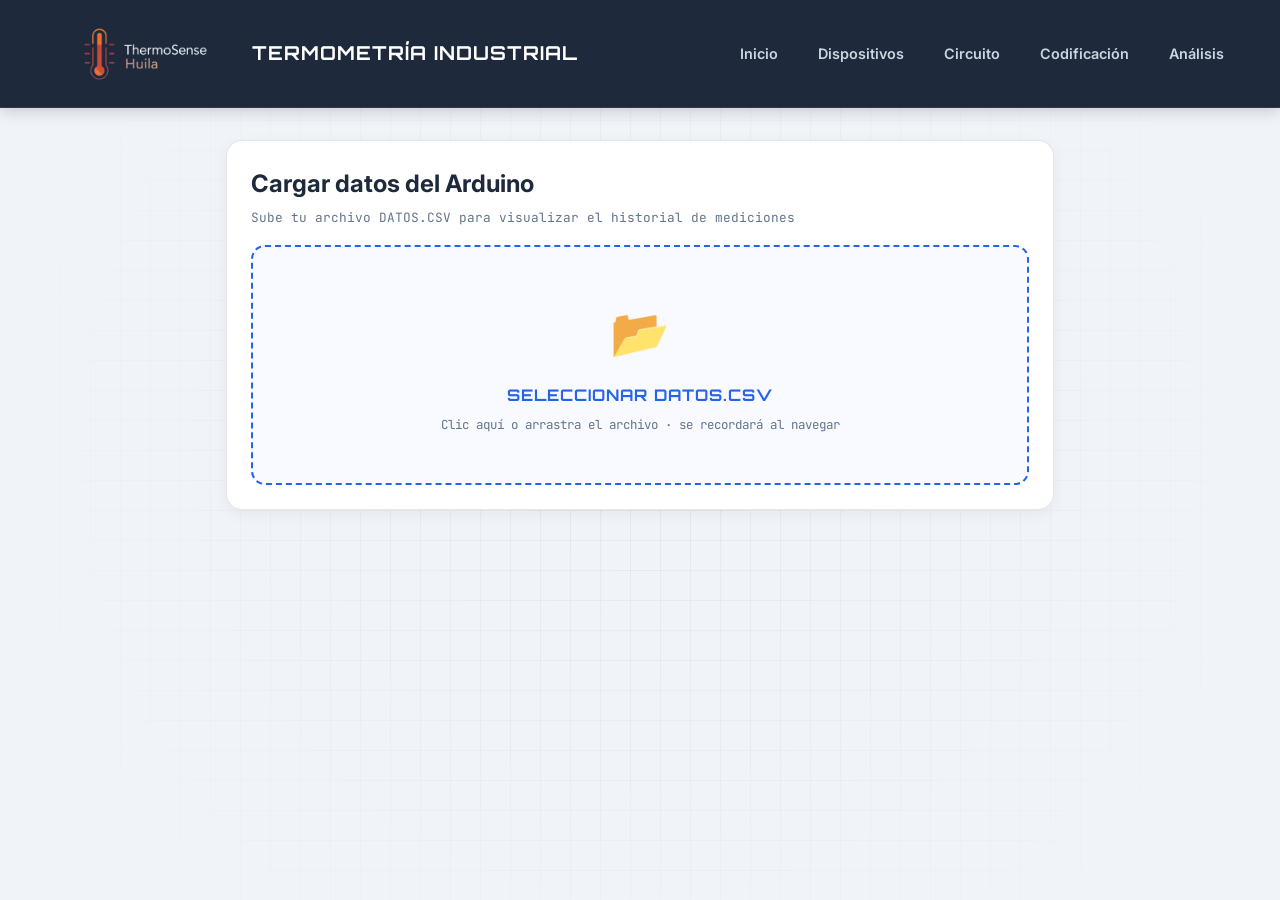
<file: index.html>
<!DOCTYPE html>
<html lang="es">
<head>
    <meta charset="UTF-8">
    <meta name="viewport" content="width=device-width, initial-scale=1.0">
    <title>MONITOR - MAX6675</title>
    <link rel="stylesheet" href="styles.css">
    <link rel="icon" type="image/png" href="img/LOGUITO.png">
    <link href="https://fonts.googleapis.com/css2?family=Inter:wght@400;600&family=JetBrains+Mono:wght@400;700&family=Orbitron:wght@700&display=swap" rel="stylesheet">
    <style>
        .inicio-wrap {
            max-width: 860px;
            margin: 2rem auto;
            padding: 0 1rem;
        }
        .zona-carga {
            border: 2px dashed #2563eb;
            border-radius: 14px;
            padding: 3rem 1.5rem;
            text-align: center;
            cursor: pointer;
            background: rgba(37,99,235,0.03);
            transition: all 0.2s ease;
            position: relative;
        }
        .zona-carga:hover { background: rgba(37,99,235,0.07); transform: translateY(-2px); }
        .zona-carga input { position: absolute; inset: 0; opacity: 0; cursor: pointer; width: 100%; height: 100%; }
        .zona-carga .icono { font-size: 3rem; display: block; margin-bottom: 0.75rem; }
        .zona-carga .titulo { font-family: 'Orbitron', sans-serif; font-size: 1rem; font-weight: 700; color: #2563eb; letter-spacing: 1px; }
        .zona-carga .sub { font-family: 'JetBrains Mono', monospace; font-size: 0.78rem; color: #64748b; margin-top: 0.4rem; }
        #panelDatos { display: none; }
        .temp-grande { font-family: 'Orbitron', sans-serif; font-size: clamp(3.5rem, 12vw, 5.5rem); font-weight: 700; color: #2563eb; text-align: center; margin: 0.5rem 0 0.2rem; line-height: 1; }
        .estado-texto { display: block; text-align: center; font-family: 'JetBrains Mono', monospace; font-size: 0.82rem; font-weight: 700; text-transform: uppercase; letter-spacing: 1px; padding: 0.4rem 1.2rem; border-radius: 20px; background: #f0f4f8; border: 1px solid rgba(15,23,42,0.1); width: fit-content; margin: 0 auto 0.3rem; }
        .ultima-hora { display: block; text-align: center; font-family: 'JetBrains Mono', monospace; font-size: 0.72rem; color: #64748b; margin-bottom: 1.25rem; }
        .grafica-wrap { background: #f0f4f8; border: 1px dashed rgba(15,23,42,0.1); border-radius: 12px; padding: 12px; margin-bottom: 1.25rem; }
        #grafica { display: block; width: 100% !important; height: 220px; }
        .chips { display: grid; grid-template-columns: repeat(4, 1fr); gap: 10px; margin-bottom: 1.5rem; }
        .chip { background: #f0f4f8; border: 1px solid rgba(15,23,42,0.1); border-radius: 10px; padding: 0.75rem 0.4rem; text-align: center; }
        .chip-label { font-size: 0.62rem; color: #64748b; font-family: 'JetBrains Mono', monospace; text-transform: uppercase; letter-spacing: 0.5px; }
        .chip-val { font-family: 'Orbitron', sans-serif; font-size: 0.9rem; font-weight: 700; margin-top: 4px; display: block; }
        .botones-row { display: flex; gap: 10px; align-items: center; justify-content: space-between; flex-wrap: wrap; margin-bottom: 1.5rem; }
        .titulo-dia { font-family: 'Orbitron', sans-serif; font-size: 0.78rem; color: #64748b; }
        .btn-analisis { display: inline-flex; align-items: center; gap: 8px; background: #2563eb; color: #fff; text-decoration: none; font-family: 'Orbitron', sans-serif; font-size: 0.8rem; font-weight: 700; letter-spacing: 1px; padding: 0.7rem 1.4rem; border-radius: 10px; border: none; cursor: pointer; box-shadow: 0 4px 14px rgba(37,99,235,0.3); transition: all 0.2s; }
        .btn-analisis:hover { background: #1d4ed8; transform: translateY(-1px); }
        .btn-cambiar { background: none; border: 1px solid rgba(15,23,42,0.15); color: #64748b; font-family: 'JetBrains Mono', monospace; font-size: 0.72rem; padding: 0.38rem 0.9rem; border-radius: 8px; cursor: pointer; transition: all 0.2s; }
        .btn-cambiar:hover { border-color: #2563eb; color: #2563eb; }
        @media (max-width: 580px) { .chips { grid-template-columns: repeat(2, 1fr); } }
    </style>
</head>
<body>
    <div class="background-grid"></div>

    <header class="main-header">
        <div class="header-content">
            <div class="logo-section">
                <img src="img/LOGO2.png" alt="TermosenseLogo" class="header-logo">
                <h1 class="site-title">TERMOMETRÍA INDUSTRIAL</h1>
            </div>
            <nav class="main-nav">
                <a href="inicio.html"       class="nav-link">Inicio</a>
                <a href="dispositivos.html" class="nav-link">Dispositivos</a>
                <a href="circuito.html"     class="nav-link">Circuito</a>
                <a href="codificacion.html" class="nav-link">Codificación</a>
                <a href="analisis.html"     class="nav-link">Análisis</a>
            </nav>
        </div>
    </header>

    <div class="inicio-wrap">

        <div class="card" id="zonaSubida">
            <h2 style="margin-bottom:0.3rem;">Cargar datos del Arduino</h2>
            <p style="font-size:0.8rem;color:#64748b;margin-bottom:1rem;font-family:'JetBrains Mono',monospace;">Sube tu archivo DATOS.CSV para visualizar el historial de mediciones</p>
            <div class="zona-carga" id="dropZona">
                <input type="file" id="inputCSV" accept=".csv,.txt">
                <span class="icono">📂</span>
                <p class="titulo">SELECCIONAR DATOS.CSV</p>
                <p class="sub">Clic aquí o arrastra el archivo · se recordará al navegar</p>
            </div>
        </div>

        <div class="card" id="panelDatos">
            <div class="botones-row">
                <div>
                    <h2 style="margin-bottom:3px;">Resumen del Día</h2>
                    <span class="titulo-dia" id="lblDia"></span>
                </div>
                <div style="display:flex;gap:10px;align-items:center;">
                    <button class="btn-cambiar" id="btnCambiar">⟳ Cambiar CSV</button>
                    <a href="analisis.html" class="btn-analisis">
                        <svg width="15" height="15" viewBox="0 0 24 24" fill="none" stroke="currentColor" stroke-width="2.5"><polyline points="22 12 18 12 15 21 9 3 6 12 2 12"/></svg>
                        VER ANÁLISIS COMPLETO
                    </a>
                </div>
            </div>

            <div id="lblTemp" class="temp-grande">-- °C</div>
            <span id="lblEstado" class="estado-texto">—</span>
            <span id="lblHora" class="ultima-hora"></span>

            <div class="grafica-wrap">
                <canvas id="grafica"></canvas>
            </div>

            <div class="chips">
                <div class="chip">
                    <div class="chip-label">Máxima</div>
                    <span class="chip-val" id="lblMax" style="color:#dc2626;">--</span>
                </div>
                <div class="chip">
                    <div class="chip-label">Mínima</div>
                    <span class="chip-val" id="lblMin" style="color:#059669;">--</span>
                </div>
                <div class="chip">
                    <div class="chip-label">Promedio</div>
                    <span class="chip-val" id="lblProm" style="color:#2563eb;">--</span>
                </div>
                <div class="chip">
                    <div class="chip-label">Mediciones</div>
                    <span class="chip-val" id="lblN" style="color:#1e293b;">--</span>
                </div>
            </div>
        </div>

    </div>

    <script src="csv-store.js"></script>
    <script src="script.js"></script>
</body>
</html>
</file>
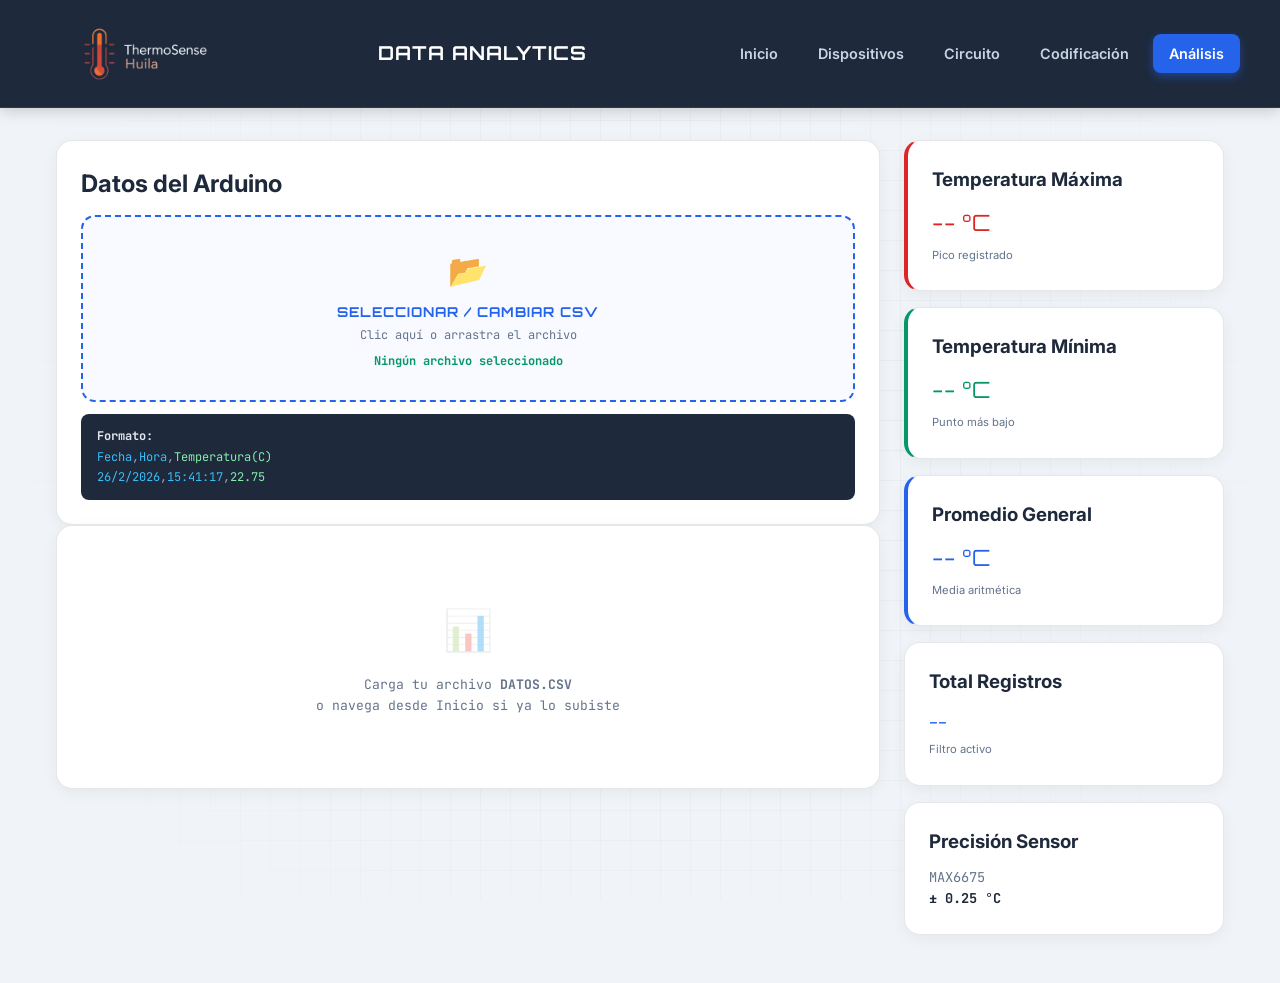
<file: analisis.html>
<!DOCTYPE html>
<html lang="es">
<head>
    <meta charset="UTF-8">
    <meta name="viewport" content="width=device-width, initial-scale=1.0">
    <title>ANÁLISIS DE DATOS - DASHBOARD</title>
    <link rel="stylesheet" href="styles.css">
    <link href="https://fonts.googleapis.com/css2?family=Orbitron:wght@700&family=JetBrains+Mono:wght@400;700&family=Inter:wght@400;600&display=swap" rel="stylesheet">
    <style>
        /* Drop zone */
        .drop-zone {
            border: 2px dashed #2563eb;
            border-radius: 14px;
            padding: 1.75rem 1.25rem;
            text-align: center;
            cursor: pointer;
            background: rgba(37,99,235,0.03);
            transition: all 0.2s;
            position: relative;
        }
        .drop-zone:hover { background: rgba(37,99,235,0.07); }
        .drop-zone input {
            position: absolute; inset: 0;
            opacity: 0; cursor: pointer;
            width: 100%; height: 100%;
        }
        .dz-icon  { font-size: 2rem; display: block; margin-bottom: 0.3rem; }
        .dz-title {
            font-family: 'Orbitron', sans-serif;
            font-size: 0.85rem; font-weight: 700;
            color: #2563eb; letter-spacing: 1px;
        }
        .dz-sub {
            font-size: 0.75rem; color: #64748b; margin-top: 0.2rem;
            font-family: 'JetBrains Mono', monospace;
        }
        #lblArchivo {
            display: inline-block; margin-top: 0.4rem;
            font-size: 0.75rem; font-family: 'JetBrains Mono', monospace;
            color: #059669; font-weight: 700;
        }

        /* Modo compacto tras cargar */
        .drop-zone.compacto {
            padding: 0.6rem 1rem;
            display: flex; align-items: center; gap: 10px;
            text-align: left; border-width: 1px;
        }
        .drop-zone.compacto .dz-icon { font-size: 1.2rem; margin: 0; }

        /* hint csv */
        .csv-hint {
            background: #1e293b; border-radius: 8px;
            padding: 0.75rem 1rem; margin-top: 0.75rem;
            font-family: 'JetBrains Mono', monospace;
            font-size: 0.75rem; color: #94a3b8; line-height: 1.7;
        }
        .csv-hint .cf { color: #38bdf8; }
        .csv-hint .cv { color: #86efac; }

        /* Empty state */
        #estadoVacio { text-align: center; padding: 3rem 1rem; }
        #estadoVacio .ev-icon { font-size: 2.5rem; opacity: 0.3; display: block; margin-bottom: 0.75rem; }
        #estadoVacio p { font-family: 'JetBrains Mono', monospace; font-size: 0.82rem; color: #64748b; }

        /* Badge */
        .badge {
            display: inline-block;
            background: rgba(37,99,235,0.1); color: #2563eb;
            border-radius: 20px; padding: 0.1rem 0.65rem;
            font-family: 'JetBrains Mono', monospace; font-size: 0.72rem;
            font-weight: 700; margin-left: 0.5rem; vertical-align: middle;
        }

        /* Canvas */
        #graficaHistorica {
            display: block; width: 100% !important; height: 300px; border-radius: 8px;
        }

        /* Select filtro */
        #filtroTiempo {
            background: #fff; border: 1px solid rgba(15,23,42,0.1);
            padding: 6px 10px; border-radius: 8px; color: #1e293b;
            cursor: pointer; font-family: 'JetBrains Mono', monospace;
            font-size: 0.8rem;
        }

        /* Rango fechas */
        #rangoFechas {
            font-family: 'JetBrains Mono', monospace;
            font-size: 0.75rem; color: #64748b; margin-top: 3px;
        }
    </style>
</head>
<body>
    <div class="background-grid"></div>

    <header class="main-header">
        <div class="header-content">
            <img src="img/LOGO2.png" alt="TermosenseLogo" class="header-logo">
            <h1 class="site-title">DATA ANALYTICS</h1>
            <nav class="main-nav">
                <a href="index.html"        class="nav-link">Inicio</a>
                <a href="dispositivos.html" class="nav-link">Dispositivos</a>
                <a href="circuito.html"     class="nav-link">Circuito</a>
                <a href="codificacion.html" class="nav-link">Codificación</a>
                <a href="analisis.html"     class="nav-link active">Análisis</a>
            </nav>
        </div>
    </header>

    <main class="dashboard-container">

        <section class="main-content">

            <!-- 1. Zona carga -->
            <div class="card" id="seccionCarga">
                <h2 style="margin-bottom:0.75rem;">Datos del Arduino</h2>
                <div class="drop-zone" id="dropZone">
                    <input type="file" id="inputCSV" accept=".csv,.txt">
                    <span class="dz-icon">📂</span>
                    <div>
                        <p class="dz-title">SELECCIONAR / CAMBIAR CSV</p>
                        <p class="dz-sub">Clic aquí o arrastra el archivo</p>
                        <span id="lblArchivo">Ningún archivo seleccionado</span>
                    </div>
                </div>
                <div class="csv-hint" id="hintCSV">
                    <strong style="color:#e2e8f0;">Formato:</strong><br>
                    <span class="cf">Fecha</span>,<span class="cf">Hora</span>,<span class="cv">Temperatura(C)</span><br>
                    <span class="cf">26/2/2026</span>,<span class="cf">15:41:17</span>,<span class="cv">22.75</span>
                </div>
            </div>

            <!-- 2. Gráfica (oculta) -->
            <div class="card" id="seccionGrafica" style="display:none;">
                <div style="display:flex;justify-content:space-between;align-items:flex-start;margin-bottom:14px;flex-wrap:wrap;gap:10px;">
                    <div>
                        <h2>Histórico de Temperatura <span class="badge" id="lblTotal">0</span></h2>
                        <div id="rangoFechas"></div>
                    </div>
                    <select id="filtroTiempo"><option value="todo">Todos los días</option></select>
                </div>
                <canvas id="graficaHistorica"></canvas>
            </div>

            <!-- 3. Tabla (oculta) -->
            <div class="card" id="seccionTabla" style="display:none;">
                <h3>Últimas 25 mediciones del filtro activo</h3>
                <div style="overflow-x:auto;">
                    <table class="data-table">
                        <thead>
                            <tr><th>Fecha / Hora</th><th>Temperatura</th><th>Estado</th></tr>
                        </thead>
                        <tbody id="cuerpoTabla"></tbody>
                    </table>
                </div>
            </div>

            <!-- 4. Estado vacío -->
            <div class="card" id="seccionVacio">
                <div id="estadoVacio">
                    <span class="ev-icon">📊</span>
                    <p>Carga tu archivo <strong>DATOS.CSV</strong><br>o navega desde Inicio si ya lo subiste</p>
                </div>
            </div>

        </section>

        <aside class="stats-sidebar">
            <div class="card-mini" style="border-left:4px solid #dc2626;">
                <h3>Temperatura Máxima</h3>
                <p id="sMax" style="font-size:1.4rem;font-family:'Orbitron';color:#dc2626;">-- °C</p>
                <span style="font-size:0.7rem;color:#64748b;">Pico registrado</span>
            </div>
            <div class="card-mini" style="border-left:4px solid #059669;">
                <h3>Temperatura Mínima</h3>
                <p id="sMin" style="font-size:1.4rem;font-family:'Orbitron';color:#059669;">-- °C</p>
                <span style="font-size:0.7rem;color:#64748b;">Punto más bajo</span>
            </div>
            <div class="card-mini" style="border-left:4px solid #2563eb;">
                <h3>Promedio General</h3>
                <p id="sProm" style="font-size:1.4rem;font-family:'Orbitron';color:#2563eb;">-- °C</p>
                <span style="font-size:0.7rem;color:#64748b;">Media aritmética</span>
            </div>
            <div class="card-mini">
                <h3>Total Registros</h3>
                <p id="sN" style="font-family:'Orbitron';font-size:1.1rem;color:#2563eb;">--</p>
                <span style="font-size:0.7rem;color:#64748b;">Filtro activo</span>
            </div>
            <div class="card-mini">
                <h3>Precisión Sensor</h3>
                <p style="font-family:'JetBrains Mono',monospace;font-size:0.85rem;color:#64748b;">
                    MAX6675<br><strong style="color:#1e293b;">± 0.25 °C</strong>
                </p>
            </div>
        </aside>

    </main>

    <script src="csv-store.js"></script>
    <script src="script-analisis.js"></script>
</body>
</html>
</file>
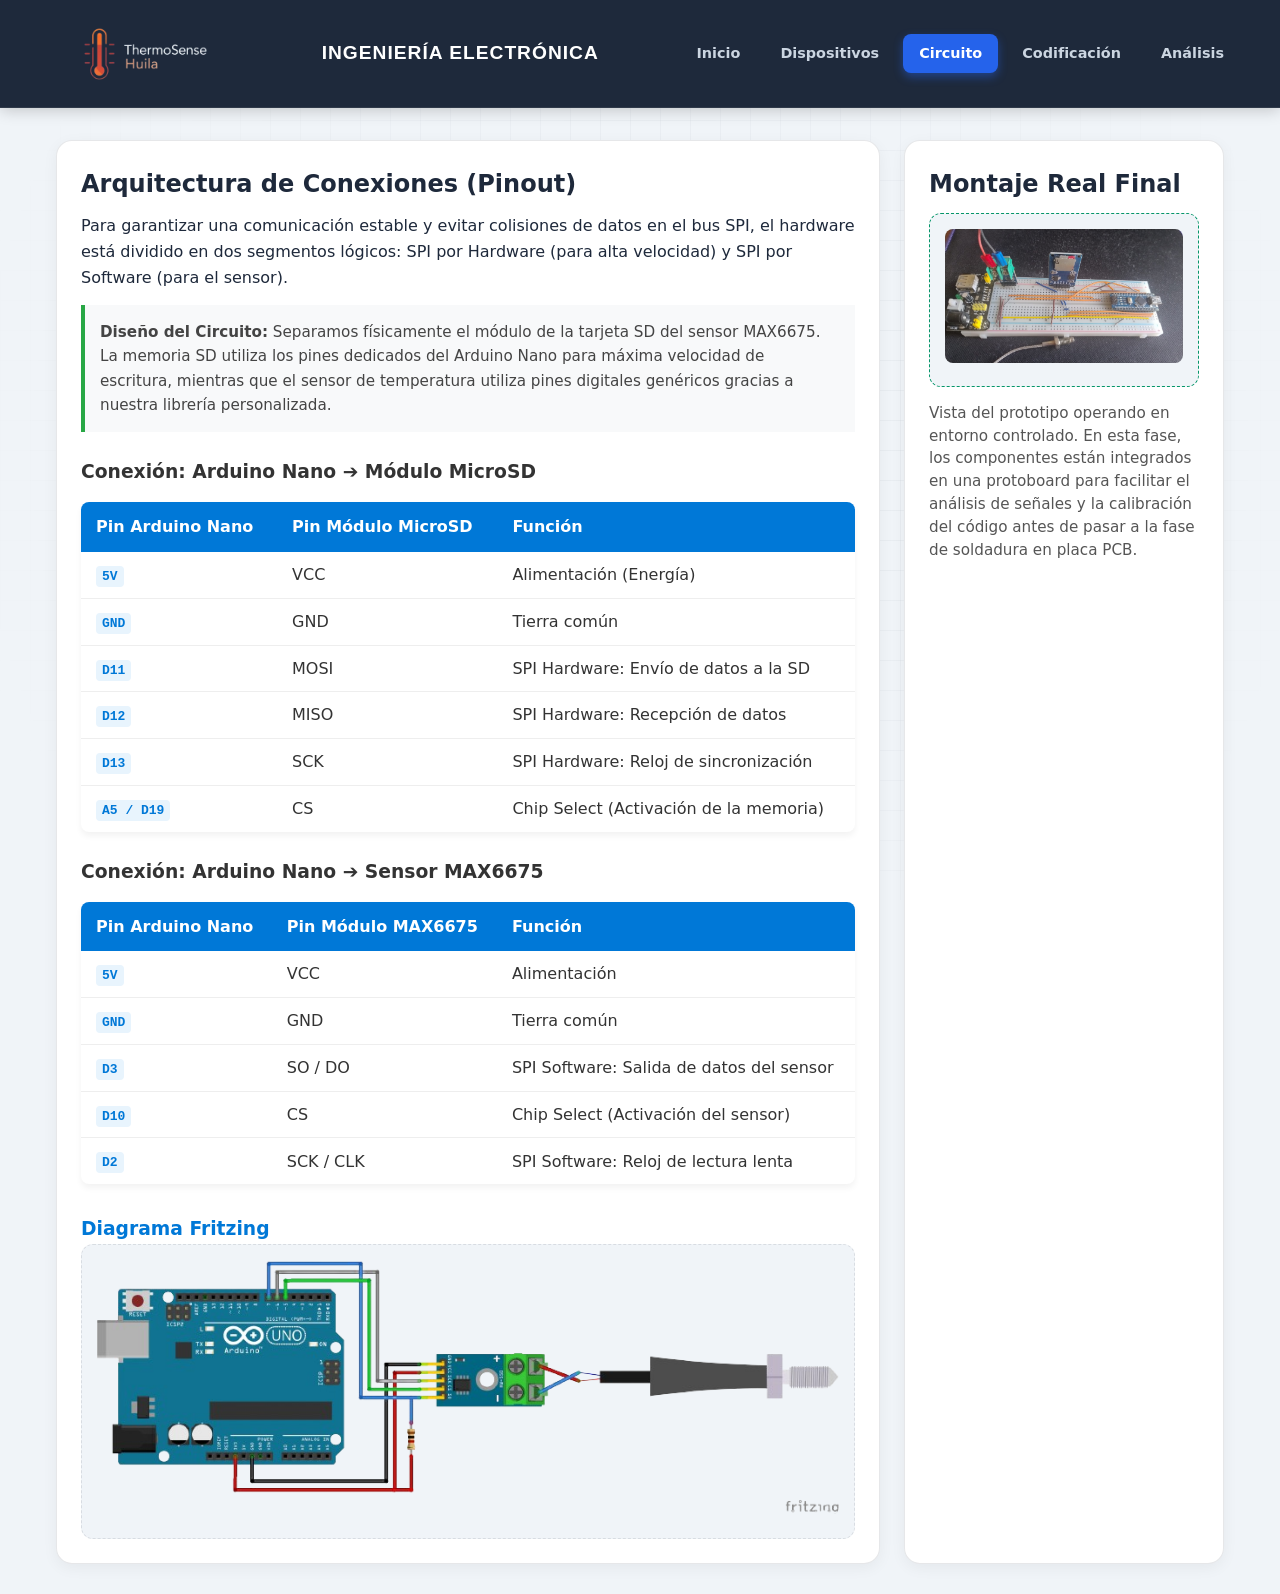
<file: circuito.html>
<!DOCTYPE html>
<html lang="es">
<head>
    <meta charset="UTF-8">
    <title>CIRCUITO - CONEXIONES</title>
    <link rel="stylesheet" href="styles.css">
    <style>
        /* Estilos para las tablas de conexiones */
        .pinout-table {
            width: 100%;
            border-collapse: collapse;
            margin-top: 15px;
            margin-bottom: 25px;
            background-color: #fff;
            border-radius: 8px;
            overflow: hidden;
            box-shadow: 0 4px 6px rgba(0,0,0,0.05);
        }
        .pinout-table th {
            background-color: #0078D7;
            color: white;
            padding: 12px 15px;
            text-align: left;
            font-weight: bold;
        }
        .pinout-table td {
            padding: 10px 15px;
            border-bottom: 1px solid #eee;
            color: #333;
        }
        .pinout-table tr:last-child td {
            border-bottom: none;
        }
        .pinout-table tr:hover {
            background-color: #f8f9fa;
        }
        .highlight-pin {
            font-family: monospace;
            background-color: #e8f4fd;
            padding: 3px 6px;
            border-radius: 4px;
            font-weight: bold;
            color: #0078D7;
        }
        .circuit-explanation {
            background-color: #f8f9fa;
            border-left: 4px solid #28a745;
            padding: 15px;
            margin-top: 15px;
            font-size: 0.95rem;
            color: #444;
        }
    </style>
</head>
<body>
    <div class="background-grid"></div>
    <header class="main-header">
        <div class="header-content">
            <img src="img/LOGO2.png" alt="TermosenseLogo" class="header-logo">
            <h1 class="site-title">INGENIERÍA ELECTRÓNICA</h1>
            <nav class="main-nav">
                <a href="index.html" class="nav-link">Inicio</a>
                <a href="dispositivos.html" class="nav-link">Dispositivos</a>
                <a href="circuito.html" class="nav-link active">Circuito</a>
                <a href="codificacion.html" class="nav-link">Codificación</a>
                <a href="analisis.html" class="nav-link">Análisis</a>
            </nav>
        </div>
    </header>

    <main class="dashboard-container">
        
        <section class="card">
            <h2>Arquitectura de Conexiones (Pinout)</h2>
            <p>Para garantizar una comunicación estable y evitar colisiones de datos en el bus SPI, el hardware está dividido en dos segmentos lógicos: SPI por Hardware (para alta velocidad) y SPI por Software (para el sensor).</p>
            
            <div class="circuit-explanation">
                <strong>Diseño del Circuito:</strong> Separamos físicamente el módulo de la tarjeta SD del sensor MAX6675. La memoria SD utiliza los pines dedicados del Arduino Nano para máxima velocidad de escritura, mientras que el sensor de temperatura utiliza pines digitales genéricos gracias a nuestra librería personalizada.
            </div>

            <h3 style="margin-top: 25px; color: #333;">Conexión: Arduino Nano ➔ Módulo MicroSD</h3>
            <table class="pinout-table">
                <thead>
                    <tr>
                        <th>Pin Arduino Nano</th>
                        <th>Pin Módulo MicroSD</th>
                        <th>Función</th>
                    </tr>
                </thead>
                <tbody>
                    <tr><td><span class="highlight-pin">5V</span></td><td>VCC</td><td>Alimentación (Energía)</td></tr>
                    <tr><td><span class="highlight-pin">GND</span></td><td>GND</td><td>Tierra común</td></tr>
                    <tr><td><span class="highlight-pin">D11</span></td><td>MOSI</td><td>SPI Hardware: Envío de datos a la SD</td></tr>
                    <tr><td><span class="highlight-pin">D12</span></td><td>MISO</td><td>SPI Hardware: Recepción de datos</td></tr>
                    <tr><td><span class="highlight-pin">D13</span></td><td>SCK</td><td>SPI Hardware: Reloj de sincronización</td></tr>
                    <tr><td><span class="highlight-pin">A5 / D19</span></td><td>CS</td><td>Chip Select (Activación de la memoria)</td></tr>
                </tbody>
            </table>

            <h3 style="margin-top: 20px; color: #333;">Conexión: Arduino Nano ➔ Sensor MAX6675</h3>
            <table class="pinout-table">
                <thead>
                    <tr>
                        <th>Pin Arduino Nano</th>
                        <th>Pin Módulo MAX6675</th>
                        <th>Función</th>
                    </tr>
                </thead>
                <tbody>
                    <tr><td><span class="highlight-pin">5V</span></td><td>VCC</td><td>Alimentación</td></tr>
                    <tr><td><span class="highlight-pin">GND</span></td><td>GND</td><td>Tierra común</td></tr>
                    <tr><td><span class="highlight-pin">D3</span></td><td>SO / DO</td><td>SPI Software: Salida de datos del sensor</td></tr>
                    <tr><td><span class="highlight-pin">D10</span></td><td>CS</td><td>Chip Select (Activación del sensor)</td></tr>
                    <tr><td><span class="highlight-pin">D2</span></td><td>SCK / CLK</td><td>SPI Software: Reloj de lectura lenta</td></tr>
                </tbody>
            </table>

            <h3 style="margin-top: 30px; color: #0078D7;">Diagrama Fritzing</h3>
            <div class="img-container-tech">
                <img src="img/diagrama_conexiones.png" alt="Diagrama Fritzing" style="max-width: 100%; border-radius: 8px;">
            </div>
        </section>

        <section class="card">
            <h2>Montaje Real Final</h2>
            <div class="img-container-tech" style="border-color: var(--accent-success);">
                <img src="img/montaje.jpeg" alt="Foto del proyecto" style="width: 100%; border-radius: 8px;">
            </div>
            <p style="margin-top: 15px; font-size: 0.95rem; line-height: 1.5; color: #555;">
                Vista del prototipo operando en entorno controlado. En esta fase, los componentes están integrados en una protoboard para facilitar el análisis de señales y la calibración del código antes de pasar a la fase de soldadura en placa PCB.
            </p>
        </section>
    </main>

    <script>
        document.addEventListener('DOMContentLoaded', () => {
            const menuToggle = document.getElementById('mobile-menu');
            const navMenu = document.getElementById('nav-menu');
            
            if(menuToggle && navMenu) {
                menuToggle.addEventListener('click', () => {
                    navMenu.classList.toggle('active');
                });
            }
        });
    </script>
</body>
</html>
</file>
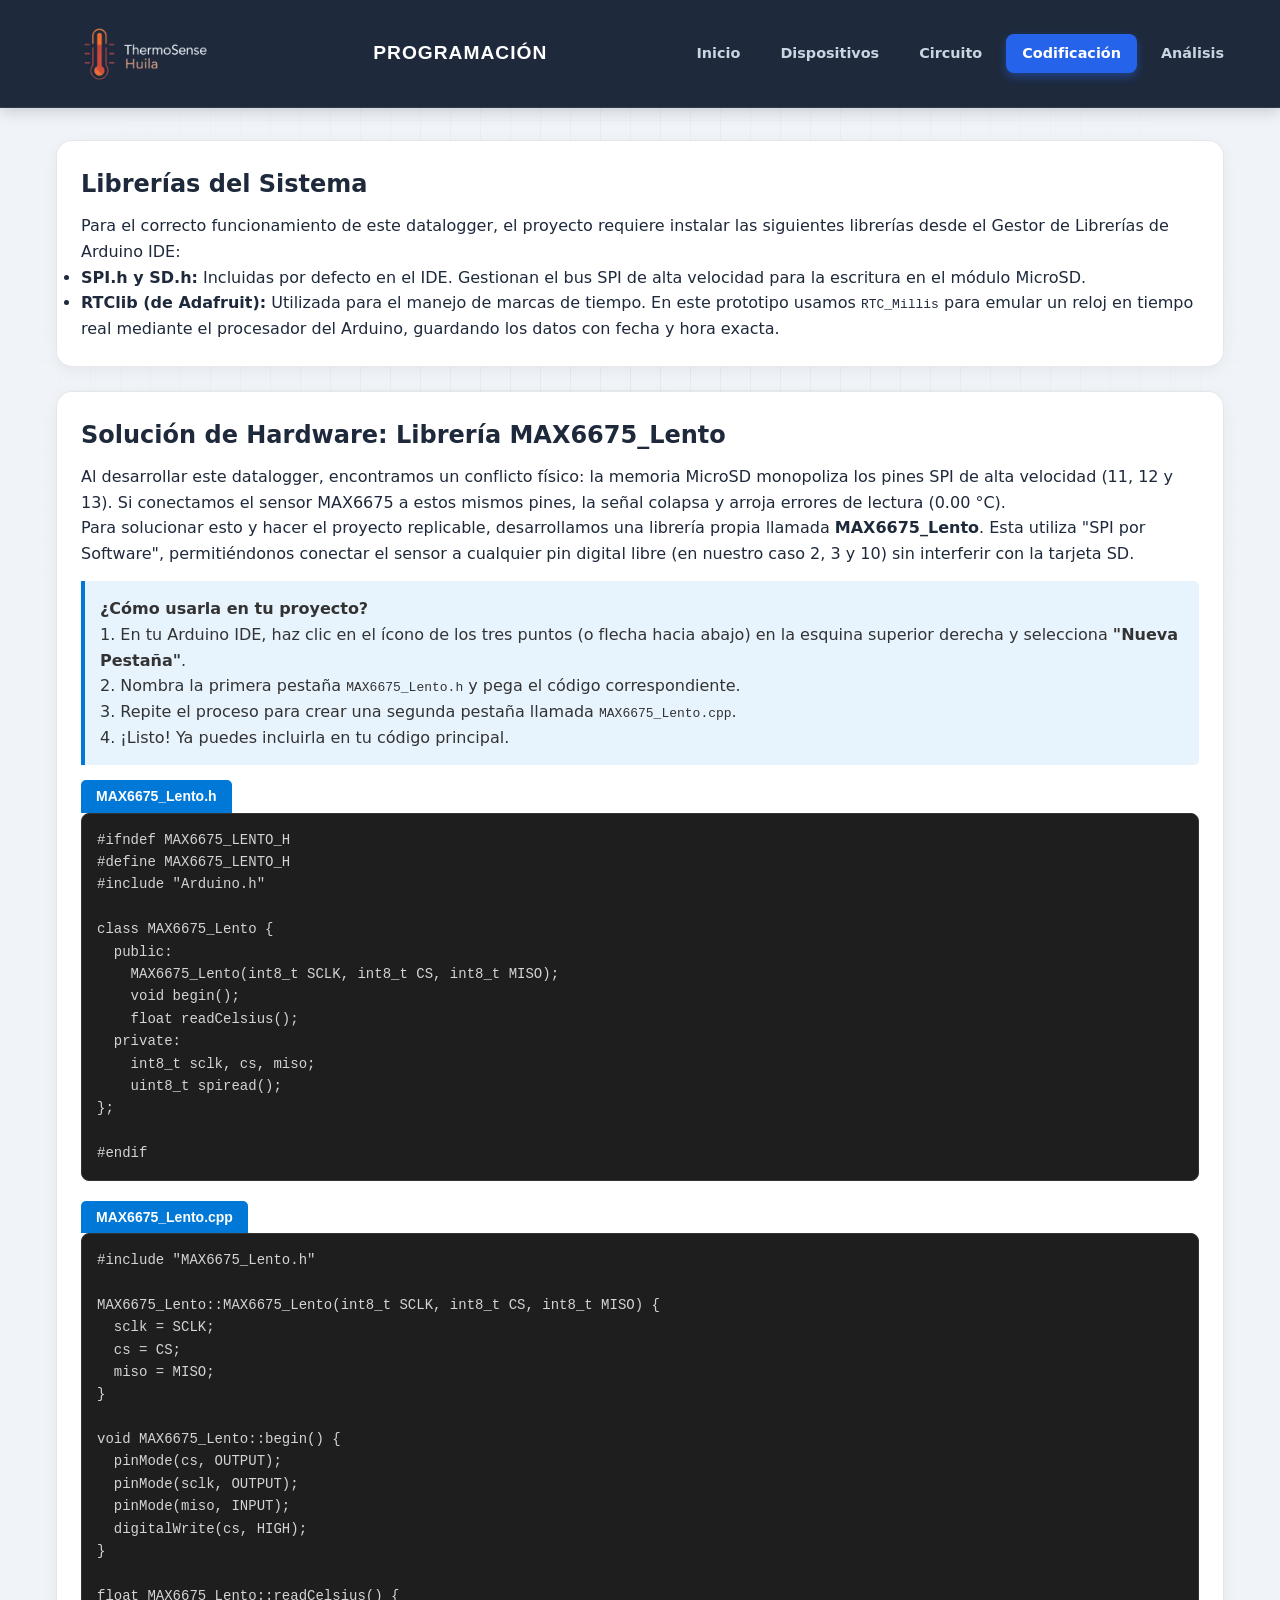
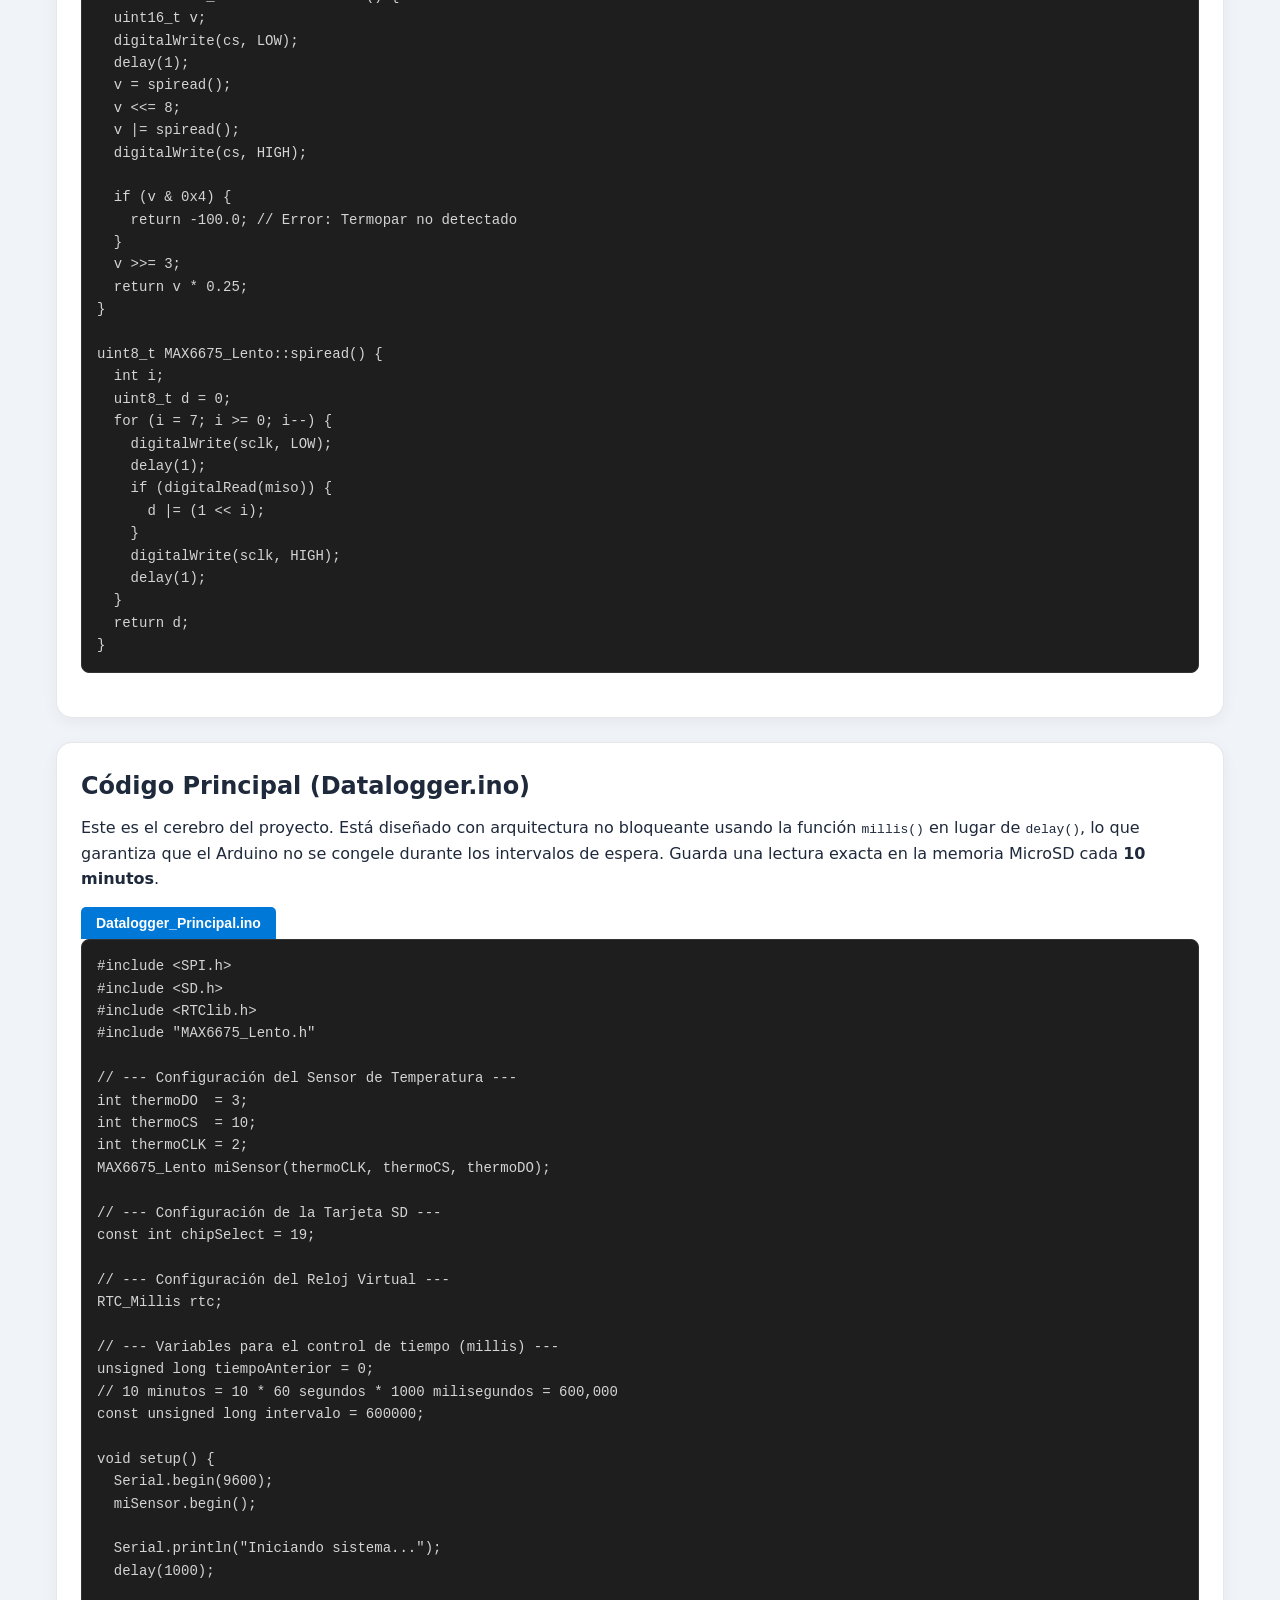
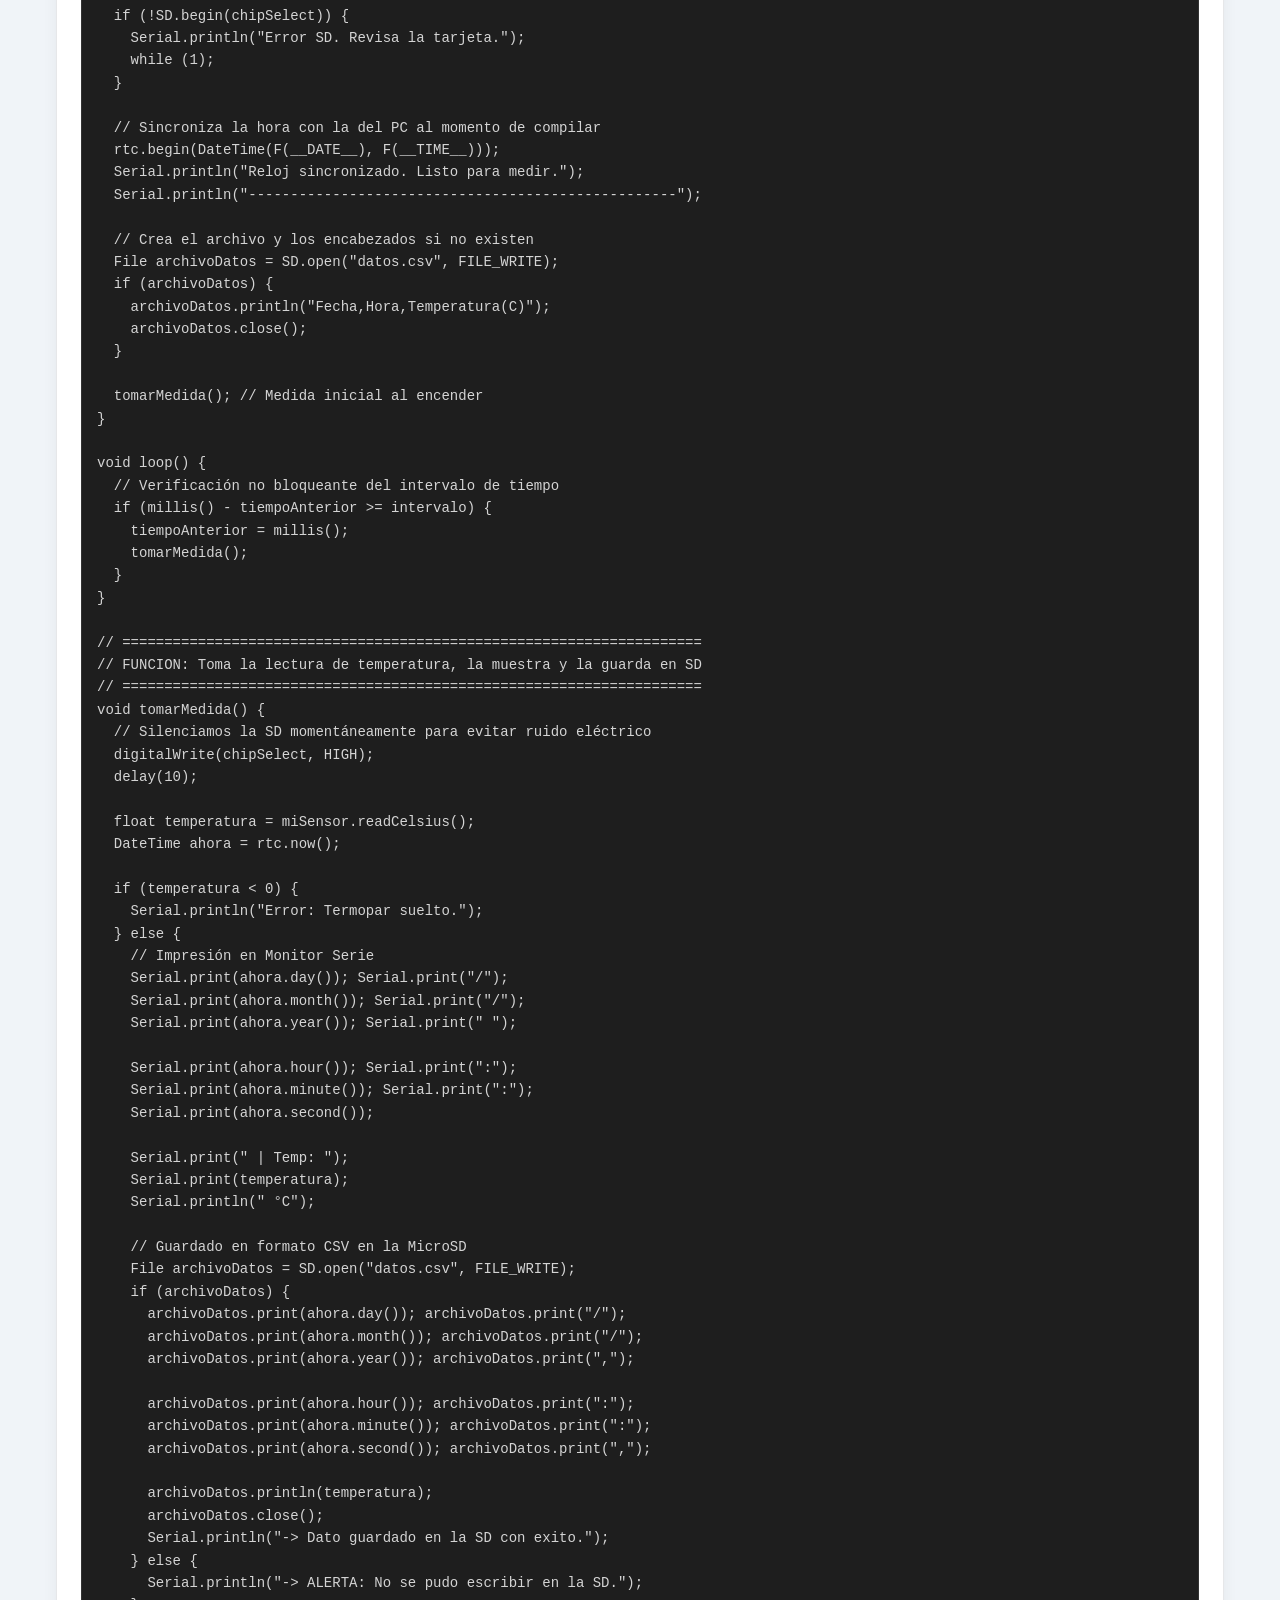
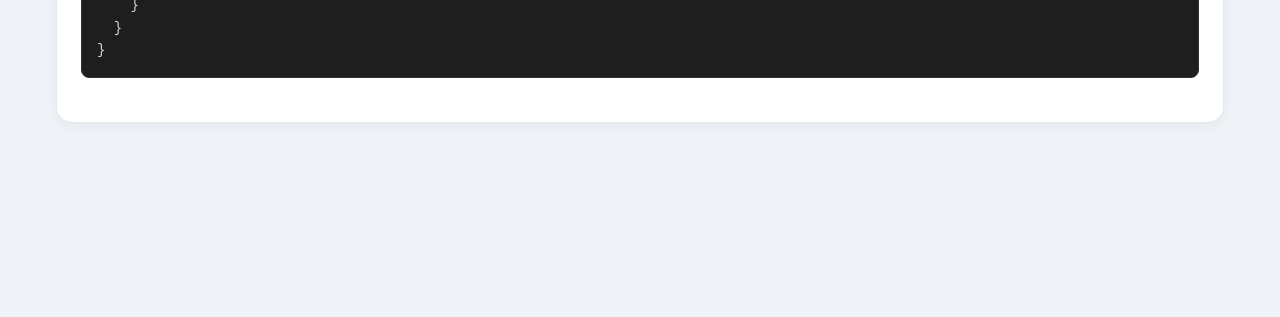
<file: codificacion.html>
<!DOCTYPE html>
<html lang="es">
<head>
    <meta charset="UTF-8">
    <title>CÓDIGO - ARDUINO</title>
    <link rel="stylesheet" href="styles.css">
    <style>
        /* Estilos para los bloques de código */
        pre {
            background-color: #1e1e1e;
            color: #d4d4d4;
            padding: 15px;
            border-radius: 8px;
            overflow-x: auto;
            font-family: 'Courier New', Courier, monospace;
            font-size: 14px;
            border: 1px solid #333;
            margin-bottom: 20px;
        }
        .code-title {
            background-color: #0078D7;
            color: white;
            padding: 5px 15px;
            border-radius: 5px 5px 0 0;
            display: inline-block;
            font-weight: bold;
            margin-bottom: 0;
            font-family: sans-serif;
            font-size: 14px;
        }
        .code-container {
            margin-top: 15px;
        }
        .instrucciones {
            background-color: #e8f4fd;
            border-left: 4px solid #0078D7;
            padding: 15px;
            margin: 15px 0;
            color: #333;
            border-radius: 0 5px 5px 0;
        }
    </style>
</head>
<body>
    <div class="background-grid"></div>
    <header class="main-header">
        <div class="header-content">
            <img src="img/LOGO2.png" alt="TermosenseLogo" class="header-logo">
            <h1 class="site-title">PROGRAMACIÓN</h1>
            <nav class="main-nav">
                <a href="index.html" class="nav-link">Inicio</a>
                <a href="dispositivos.html" class="nav-link">Dispositivos</a>
                <a href="circuito.html" class="nav-link">Circuito</a>
                <a href="codificacion.html" class="nav-link active">Codificación</a>
                <a href="analisis.html" class="nav-link">Análisis</a>
            </nav>
        </div>
    </header>

    <main class="dashboard-container" style="grid-template-columns: 1fr;">
        
        <section class="card">
            <h2>Librerías del Sistema</h2>
            <p>Para el correcto funcionamiento de este datalogger, el proyecto requiere instalar las siguientes librerías desde el Gestor de Librerías de Arduino IDE:</p>
            <ul>
                <li><strong>SPI.h y SD.h:</strong> Incluidas por defecto en el IDE. Gestionan el bus SPI de alta velocidad para la escritura en el módulo MicroSD.</li>
                <li><strong>RTClib (de Adafruit):</strong> Utilizada para el manejo de marcas de tiempo. En este prototipo usamos <code>RTC_Millis</code> para emular un reloj en tiempo real mediante el procesador del Arduino, guardando los datos con fecha y hora exacta.</li>
            </ul>
        </section>

        <section class="card">
            <h2>Solución de Hardware: Librería MAX6675_Lento</h2>
            <p>Al desarrollar este datalogger, encontramos un conflicto físico: la memoria MicroSD monopoliza los pines SPI de alta velocidad (11, 12 y 13). Si conectamos el sensor MAX6675 a estos mismos pines, la señal colapsa y arroja errores de lectura (0.00 °C).</p>
            <p>Para solucionar esto y hacer el proyecto replicable, desarrollamos una librería propia llamada <strong>MAX6675_Lento</strong>. Esta utiliza "SPI por Software", permitiéndonos conectar el sensor a cualquier pin digital libre (en nuestro caso 2, 3 y 10) sin interferir con la tarjeta SD.</p>
            
            <div class="instrucciones">
                <strong>¿Cómo usarla en tu proyecto?</strong><br>
                1. En tu Arduino IDE, haz clic en el ícono de los tres puntos (o flecha hacia abajo) en la esquina superior derecha y selecciona <strong>"Nueva Pestaña"</strong>.<br>
                2. Nombra la primera pestaña <code>MAX6675_Lento.h</code> y pega el código correspondiente.<br>
                3. Repite el proceso para crear una segunda pestaña llamada <code>MAX6675_Lento.cpp</code>.<br>
                4. ¡Listo! Ya puedes incluirla en tu código principal.
            </div>

            <div class="code-container">
                <div class="code-title">MAX6675_Lento.h</div>
                <pre><code>#ifndef MAX6675_LENTO_H
#define MAX6675_LENTO_H
#include "Arduino.h"

class MAX6675_Lento {
  public:
    MAX6675_Lento(int8_t SCLK, int8_t CS, int8_t MISO);
    void begin();
    float readCelsius();
  private:
    int8_t sclk, cs, miso;
    uint8_t spiread();
};

#endif</code></pre>
            </div>

            <div class="code-container">
                <div class="code-title">MAX6675_Lento.cpp</div>
                <pre><code>#include "MAX6675_Lento.h"

MAX6675_Lento::MAX6675_Lento(int8_t SCLK, int8_t CS, int8_t MISO) {
  sclk = SCLK;
  cs = CS;
  miso = MISO;
}

void MAX6675_Lento::begin() {
  pinMode(cs, OUTPUT);
  pinMode(sclk, OUTPUT);
  pinMode(miso, INPUT);
  digitalWrite(cs, HIGH);
}

float MAX6675_Lento::readCelsius() {
  uint16_t v;
  digitalWrite(cs, LOW);
  delay(1);
  v = spiread();
  v <<= 8;
  v |= spiread();
  digitalWrite(cs, HIGH);

  if (v & 0x4) {
    return -100.0; // Error: Termopar no detectado
  }
  v >>= 3;
  return v * 0.25;
}

uint8_t MAX6675_Lento::spiread() {
  int i;
  uint8_t d = 0;
  for (i = 7; i >= 0; i--) {
    digitalWrite(sclk, LOW);
    delay(1);
    if (digitalRead(miso)) {
      d |= (1 << i);
    }
    digitalWrite(sclk, HIGH);
    delay(1);
  }
  return d;
}</code></pre>
            </div>
        </section>

        <section class="card">
            <h2>Código Principal (Datalogger.ino)</h2>
            <p>Este es el cerebro del proyecto. Está diseñado con arquitectura no bloqueante usando la función <code>millis()</code> en lugar de <code>delay()</code>, lo que garantiza que el Arduino no se congele durante los intervalos de espera. Guarda una lectura exacta en la memoria MicroSD cada <strong>10 minutos</strong>.</p>
            
            <div class="code-container">
                <div class="code-title">Datalogger_Principal.ino</div>
                <pre><code>#include &lt;SPI.h&gt;
#include &lt;SD.h&gt;
#include &lt;RTClib.h&gt;        
#include "MAX6675_Lento.h" 

// --- Configuración del Sensor de Temperatura ---
int thermoDO  = 3;  
int thermoCS  = 10;
int thermoCLK = 2;
MAX6675_Lento miSensor(thermoCLK, thermoCS, thermoDO);

// --- Configuración de la Tarjeta SD ---
const int chipSelect = 19; 

// --- Configuración del Reloj Virtual ---
RTC_Millis rtc; 

// --- Variables para el control de tiempo (millis) ---
unsigned long tiempoAnterior = 0;
// 10 minutos = 10 * 60 segundos * 1000 milisegundos = 600,000
const unsigned long intervalo = 600000; 

void setup() {
  Serial.begin(9600);
  miSensor.begin(); 
  
  Serial.println("Iniciando sistema...");
  delay(1000);

  if (!SD.begin(chipSelect)) {
    Serial.println("Error SD. Revisa la tarjeta.");
    while (1); 
  }
  
  // Sincroniza la hora con la del PC al momento de compilar
  rtc.begin(DateTime(F(__DATE__), F(__TIME__)));
  Serial.println("Reloj sincronizado. Listo para medir.");
  Serial.println("---------------------------------------------------");

  // Crea el archivo y los encabezados si no existen
  File archivoDatos = SD.open("datos.csv", FILE_WRITE);
  if (archivoDatos) {
    archivoDatos.println("Fecha,Hora,Temperatura(C)");
    archivoDatos.close();
  }

  tomarMedida(); // Medida inicial al encender
}

void loop() {
  // Verificación no bloqueante del intervalo de tiempo
  if (millis() - tiempoAnterior >= intervalo) {
    tiempoAnterior = millis(); 
    tomarMedida();             
  }
}

// =====================================================================
// FUNCION: Toma la lectura de temperatura, la muestra y la guarda en SD
// =====================================================================
void tomarMedida() {
  // Silenciamos la SD momentáneamente para evitar ruido eléctrico
  digitalWrite(chipSelect, HIGH); 
  delay(10); 
  
  float temperatura = miSensor.readCelsius();
  DateTime ahora = rtc.now();

  if (temperatura < 0) {
    Serial.println("Error: Termopar suelto.");
  } else {
    // Impresión en Monitor Serie
    Serial.print(ahora.day()); Serial.print("/");
    Serial.print(ahora.month()); Serial.print("/");
    Serial.print(ahora.year()); Serial.print(" ");
    
    Serial.print(ahora.hour()); Serial.print(":");
    Serial.print(ahora.minute()); Serial.print(":");
    Serial.print(ahora.second());
    
    Serial.print(" | Temp: ");
    Serial.print(temperatura);
    Serial.println(" °C");

    // Guardado en formato CSV en la MicroSD
    File archivoDatos = SD.open("datos.csv", FILE_WRITE);
    if (archivoDatos) {
      archivoDatos.print(ahora.day()); archivoDatos.print("/");
      archivoDatos.print(ahora.month()); archivoDatos.print("/");
      archivoDatos.print(ahora.year()); archivoDatos.print(","); 
      
      archivoDatos.print(ahora.hour()); archivoDatos.print(":");
      archivoDatos.print(ahora.minute()); archivoDatos.print(":");
      archivoDatos.print(ahora.second()); archivoDatos.print(","); 
      
      archivoDatos.println(temperatura); 
      archivoDatos.close();             
      Serial.println("-> Dato guardado en la SD con exito.");
    } else {
      Serial.println("-> ALERTA: No se pudo escribir en la SD.");
    }
  }
}</code></pre>
            </div>
        </section>

    </main>

    <script>
        document.addEventListener('DOMContentLoaded', () => {
            const menuToggle = document.getElementById('mobile-menu');
            const navMenu = document.getElementById('nav-menu');
            
            if(menuToggle && navMenu) {
                menuToggle.addEventListener('click', () => {
                    navMenu.classList.toggle('active');
                });
            }
        });
    </script>
</body>
</html>
</file>
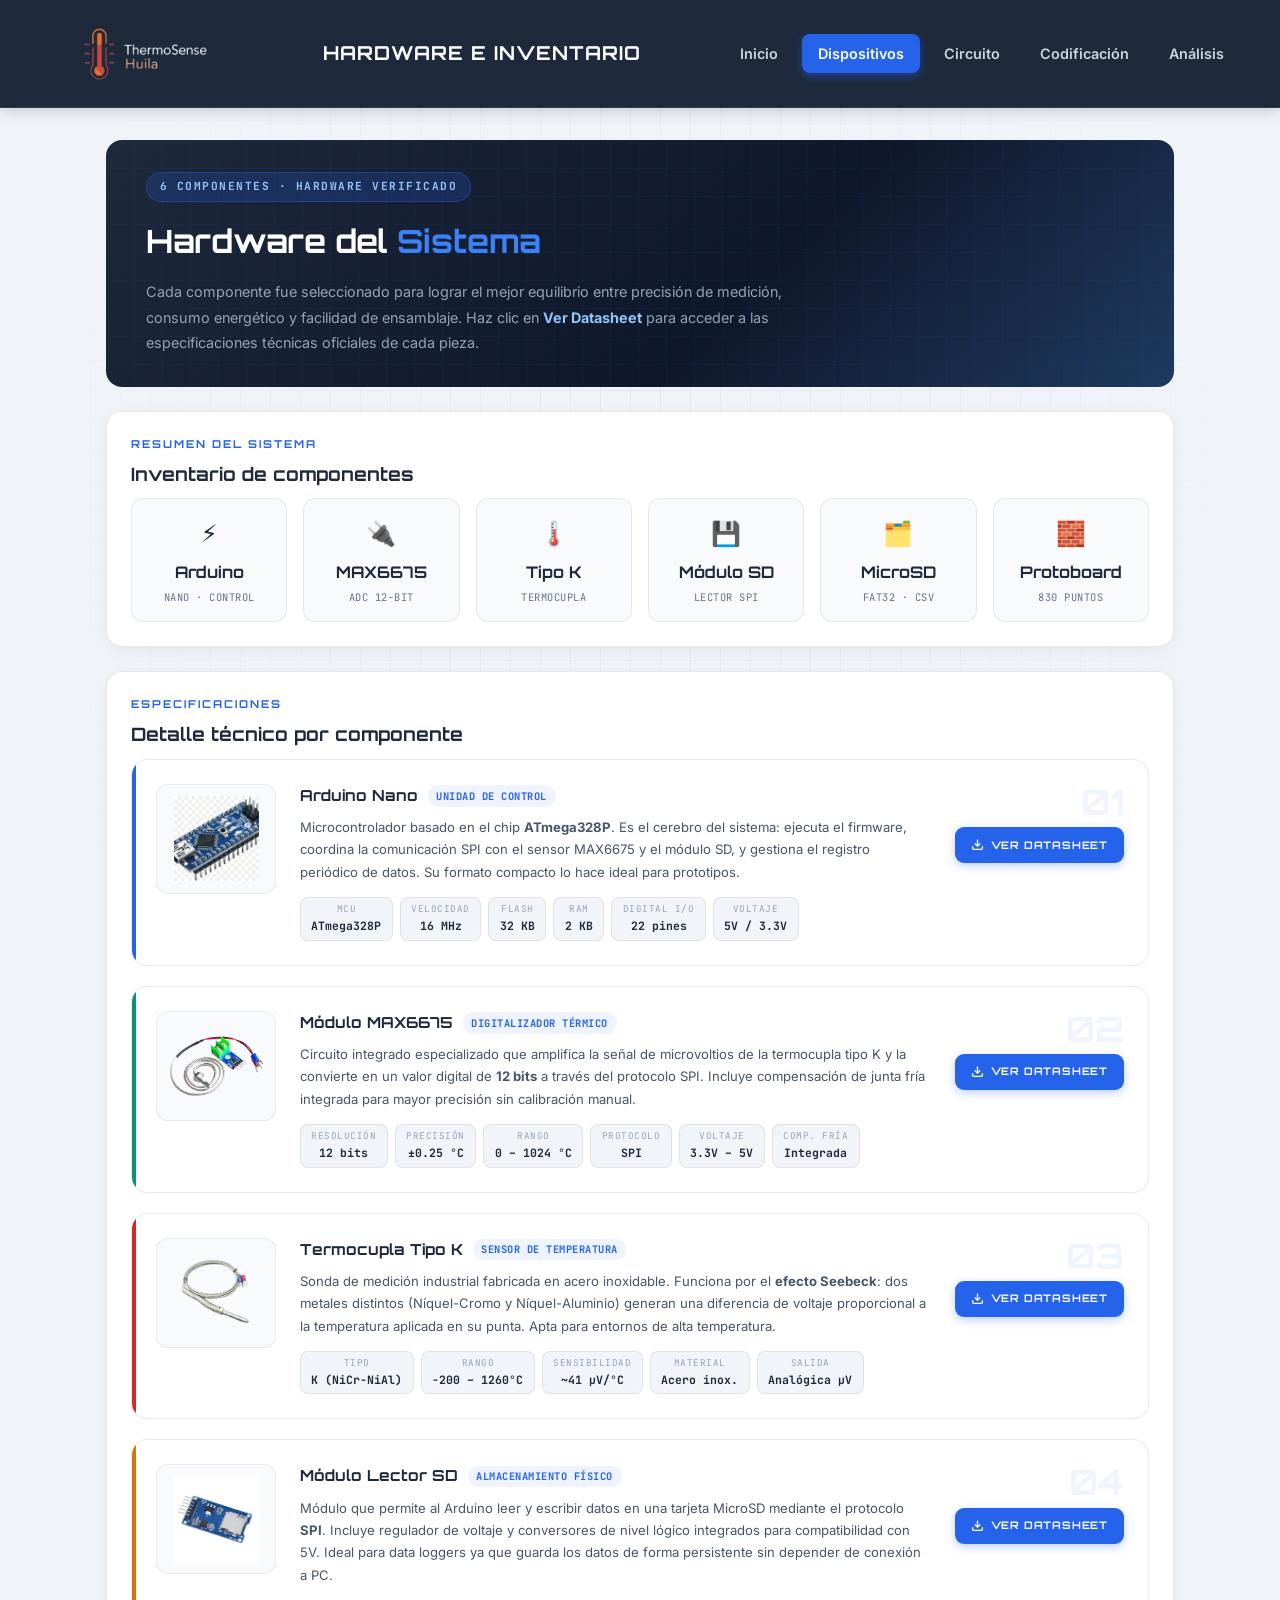
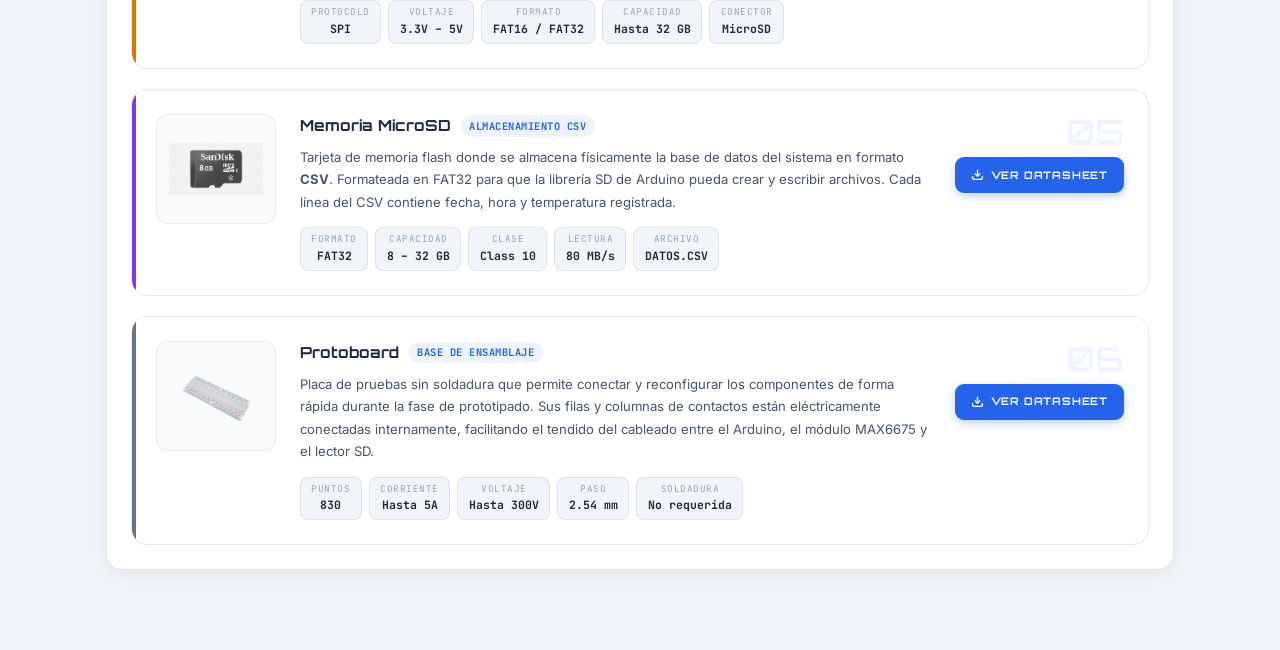
<file: dispositivos.html>
<!DOCTYPE html>
<html lang="es">
<head>
    <meta charset="UTF-8">
    <meta name="viewport" content="width=device-width, initial-scale=1.0">
    <title>DISPOSITIVOS - HARDWARE E INVENTARIO</title>
    <link rel="stylesheet" href="styles.css">
    <link href="https://fonts.googleapis.com/css2?family=Inter:wght@400;600&family=JetBrains+Mono:wght@400;700&family=Orbitron:wght@700&display=swap" rel="stylesheet">
    <style>
        .page-wrap {
            max-width: 1100px;
            margin: 2rem auto;
            padding: 0 1rem 3rem;
            display: flex;
            flex-direction: column;
            gap: 1.5rem;
        }

        /* ===== INTRO BANNER ===== */
        .intro-banner {
            background: linear-gradient(135deg, #1e293b 0%, #0f172a 60%, #1e3a5f 100%);
            border-radius: 16px;
            padding: 2rem 2.5rem;
            position: relative;
            overflow: hidden;
        }
        .intro-banner::before {
            content: '';
            position: absolute; inset: 0;
            background-image:
                linear-gradient(rgba(37,99,235,0.07) 1px, transparent 1px),
                linear-gradient(90deg, rgba(37,99,235,0.07) 1px, transparent 1px);
            background-size: 28px 28px;
        }
        .intro-banner-inner { position: relative; z-index: 1; }
        .intro-badge {
            display: inline-flex; align-items: center; gap: 7px;
            background: rgba(37,99,235,0.2); border: 1px solid rgba(37,99,235,0.4);
            color: #93c5fd; font-family: 'JetBrains Mono', monospace;
            font-size: 0.7rem; font-weight: 700; letter-spacing: 1.5px;
            text-transform: uppercase; padding: 0.3rem 0.8rem;
            border-radius: 20px; margin-bottom: 0.9rem;
        }
        .intro-title {
            font-family: 'Orbitron', sans-serif;
            font-size: clamp(1.3rem, 3vw, 2rem);
            font-weight: 700; color: #fff; margin-bottom: 0.75rem;
        }
        .intro-title span { color: #3b82f6; }
        .intro-desc { font-size: 0.9rem; color: #94a3b8; max-width: 680px; line-height: 1.75; }

        /* ===== SECCION HEADER ===== */
        .seccion-titulo {
            font-family: 'Orbitron', sans-serif; font-size: 0.68rem;
            color: #2563eb; font-weight: 700; letter-spacing: 2px;
            text-transform: uppercase; margin-bottom: 0.35rem;
        }
        .seccion-h2 {
            font-family: 'Orbitron', sans-serif; font-size: 1.15rem;
            font-weight: 700; color: #1e293b; margin-bottom: 1.5rem;
        }

        /* ===== COMPONENT CARDS ===== */
        .comp-list {
            display: flex;
            flex-direction: column;
            gap: 1.25rem;
        }

        .comp-card {
            background: #ffffff;
            border: 1px solid rgba(15,23,42,0.09);
            border-radius: 16px;
            padding: 1.5rem;
            display: grid;
            grid-template-columns: 120px 1fr auto;
            gap: 1.5rem;
            align-items: start;
            transition: all 0.25s;
            position: relative;
            overflow: hidden;
        }
        .comp-card::before {
            content: '';
            position: absolute;
            left: 0; top: 0; bottom: 0;
            width: 4px;
            background: var(--accent, #2563eb);
            border-radius: 4px 0 0 4px;
        }
        .comp-card:hover {
            border-color: rgba(37,99,235,0.25);
            box-shadow: 0 8px 28px rgba(37,99,235,0.08);
            transform: translateY(-2px);
        }

        /* Imagen */
        .comp-img-wrap {
            background: #f8fafc;
            border: 1px solid rgba(15,23,42,0.07);
            border-radius: 12px;
            padding: 12px;
            display: flex;
            align-items: center;
            justify-content: center;
            height: 110px;
        }
        .comp-img-wrap img {
            max-width: 100%; max-height: 85px;
            object-fit: contain;
            transition: transform 0.3s;
        }
        .comp-card:hover .comp-img-wrap img { transform: scale(1.07); }

        /* Info */
        .comp-info { flex: 1; }
        .comp-header {
            display: flex; align-items: center;
            gap: 0.6rem; flex-wrap: wrap; margin-bottom: 0.5rem;
        }
        .comp-name {
            font-family: 'Orbitron', sans-serif;
            font-size: 0.95rem; font-weight: 700; color: #1e293b;
        }
        .comp-role {
            font-family: 'JetBrains Mono', monospace;
            font-size: 0.65rem; font-weight: 700;
            background: rgba(37,99,235,0.08); color: #2563eb;
            padding: 0.15rem 0.55rem; border-radius: 20px;
            text-transform: uppercase; letter-spacing: 0.5px;
        }
        .comp-desc {
            font-size: 0.82rem; color: #475569;
            line-height: 1.7; margin-bottom: 0.9rem;
        }

        /* Specs chips */
        .specs {
            display: flex; flex-wrap: wrap; gap: 0.45rem;
        }
        .spec {
            background: #f1f5f9;
            border: 1px solid rgba(15,23,42,0.08);
            border-radius: 8px;
            padding: 0.25rem 0.65rem;
            display: flex; flex-direction: column;
            align-items: center;
        }
        .spec-label {
            font-family: 'JetBrains Mono', monospace;
            font-size: 0.58rem; color: #94a3b8;
            text-transform: uppercase; letter-spacing: 0.5px;
        }
        .spec-val {
            font-family: 'JetBrains Mono', monospace;
            font-size: 0.72rem; font-weight: 700; color: #1e293b;
        }

        /* Botón datasheet */
        .btn-wrap {
            display: flex;
            flex-direction: column;
            align-items: flex-end;
            gap: 0.5rem;
            min-width: 130px;
        }
        .btn-datasheet {
            display: inline-flex; align-items: center; gap: 7px;
            background: #2563eb; color: #fff;
            text-decoration: none;
            font-family: 'Orbitron', sans-serif;
            font-size: 0.65rem; font-weight: 700;
            letter-spacing: 0.8px; text-transform: uppercase;
            padding: 0.6rem 1rem; border-radius: 9px;
            box-shadow: 0 3px 10px rgba(37,99,235,0.3);
            transition: all 0.2s; white-space: nowrap;
        }
        .btn-datasheet:hover { background: #1d4ed8; transform: translateY(-1px); box-shadow: 0 5px 14px rgba(37,99,235,0.35); }
        .btn-datasheet svg { flex-shrink: 0; }

        .comp-num {
            font-family: 'Orbitron', sans-serif;
            font-size: 2.2rem; font-weight: 700;
            color: rgba(37,99,235,0.07);
            line-height: 1; text-align: right;
        }

        /* ===== RESUMEN ===== */
        .resumen-grid {
            display: grid;
            grid-template-columns: repeat(auto-fit, minmax(130px, 1fr));
            gap: 1rem;
        }
        .resumen-item {
            background: #f8fafc;
            border: 1px solid rgba(15,23,42,0.08);
            border-radius: 12px;
            padding: 1rem;
            text-align: center;
        }
        .resumen-icon { font-size: 1.5rem; display: block; margin-bottom: 0.4rem; }
        .resumen-val {
            font-family: 'Orbitron', sans-serif;
            font-size: 1rem; font-weight: 700; color: #1e293b;
        }
        .resumen-label {
            font-family: 'JetBrains Mono', monospace;
            font-size: 0.65rem; color: #64748b;
            text-transform: uppercase; letter-spacing: 0.5px;
            margin-top: 3px;
        }

        @media (max-width: 700px) {
            .comp-card {
                grid-template-columns: 90px 1fr;
                grid-template-rows: auto auto;
            }
            .btn-wrap {
                grid-column: 1 / -1;
                flex-direction: row; align-items: center;
                justify-content: flex-start;
            }
            .comp-num { display: none; }
        }
        @media (max-width: 480px) {
            .comp-card { grid-template-columns: 1fr; }
            .comp-img-wrap { height: 90px; width: 90px; margin: 0 auto; }
        }
    </style>
</head>
<body>
    <div class="background-grid"></div>

    <header class="main-header">
        <div class="header-content">
            <img src="img/LOGO2.png" alt="TermosenseLogo" class="header-logo">
            <h1 class="site-title">HARDWARE E INVENTARIO</h1>
            <nav class="main-nav">
                <a href="inicio.html"       class="nav-link">Inicio</a>
                <a href="dispositivos.html" class="nav-link active">Dispositivos</a>
                <a href="circuito.html"     class="nav-link">Circuito</a>
                <a href="codificacion.html" class="nav-link">Codificación</a>
                <a href="analisis.html"     class="nav-link">Análisis</a>
            </nav>
        </div>
    </header>

    <div class="page-wrap">

        <!-- BANNER INTRO -->
        <div class="intro-banner">
            <div class="intro-banner-inner">
                <div class="intro-badge">6 componentes · Hardware verificado</div>
                <h1 class="intro-title">Hardware del <span>Sistema</span></h1>
                <p class="intro-desc">
                    Cada componente fue seleccionado para lograr el mejor equilibrio entre precisión de medición, consumo energético y facilidad de ensamblaje. Haz clic en <strong style="color:#93c5fd;">Ver Datasheet</strong> para acceder a las especificaciones técnicas oficiales de cada pieza.
                </p>
            </div>
        </div>

        <!-- RESUMEN -->
        <div class="card">
            <p class="seccion-titulo">Resumen del sistema</p>
            <h2 class="seccion-h2">Inventario de componentes</h2>
            <div class="resumen-grid">
                <div class="resumen-item">
                    <span class="resumen-icon">⚡</span>
                    <div class="resumen-val">Arduino</div>
                    <div class="resumen-label">Nano · Control</div>
                </div>
                <div class="resumen-item">
                    <span class="resumen-icon">🔌</span>
                    <div class="resumen-val">MAX6675</div>
                    <div class="resumen-label">ADC 12-bit</div>
                </div>
                <div class="resumen-item">
                    <span class="resumen-icon">🌡️</span>
                    <div class="resumen-val">Tipo K</div>
                    <div class="resumen-label">Termocupla</div>
                </div>
                <div class="resumen-item">
                    <span class="resumen-icon">💾</span>
                    <div class="resumen-val">Módulo SD</div>
                    <div class="resumen-label">Lector SPI</div>
                </div>
                <div class="resumen-item">
                    <span class="resumen-icon">🗂️</span>
                    <div class="resumen-val">MicroSD</div>
                    <div class="resumen-label">FAT32 · CSV</div>
                </div>
                <div class="resumen-item">
                    <span class="resumen-icon">🧱</span>
                    <div class="resumen-val">Protoboard</div>
                    <div class="resumen-label">830 puntos</div>
                </div>
            </div>
        </div>

        <!-- LISTADO DETALLADO -->
        <div class="card">
            <p class="seccion-titulo">Especificaciones</p>
            <h2 class="seccion-h2">Detalle técnico por componente</h2>

            <div class="comp-list">

                <!-- 1. Arduino Nano -->
                <div class="comp-card" style="--accent:#2563eb;">
                    <div class="comp-img-wrap">
                        <img src="img/arduino_nano.png" alt="Arduino Nano">
                    </div>
                    <div class="comp-info">
                        <div class="comp-header">
                            <span class="comp-name">Arduino Nano</span>
                            <span class="comp-role">Unidad de control</span>
                        </div>
                        <p class="comp-desc">
                            Microcontrolador basado en el chip <strong>ATmega328P</strong>. Es el cerebro del sistema: ejecuta el firmware, coordina la comunicación SPI con el sensor MAX6675 y el módulo SD, y gestiona el registro periódico de datos. Su formato compacto lo hace ideal para prototipos.
                        </p>
                        <div class="specs">
                            <div class="spec"><span class="spec-label">MCU</span><span class="spec-val">ATmega328P</span></div>
                            <div class="spec"><span class="spec-label">Velocidad</span><span class="spec-val">16 MHz</span></div>
                            <div class="spec"><span class="spec-label">Flash</span><span class="spec-val">32 KB</span></div>
                            <div class="spec"><span class="spec-label">RAM</span><span class="spec-val">2 KB</span></div>
                            <div class="spec"><span class="spec-label">Digital I/O</span><span class="spec-val">22 pines</span></div>
                            <div class="spec"><span class="spec-label">Voltaje</span><span class="spec-val">5V / 3.3V</span></div>
                        </div>
                    </div>
                    <div class="btn-wrap">
                        <div class="comp-num">01</div>
                        <a href="https://docs.arduino.cc/resources/datasheets/A000005-datasheet.pdf" target="_blank" class="btn-datasheet">
                            <svg width="13" height="13" viewBox="0 0 24 24" fill="none" stroke="currentColor" stroke-width="2.5"><path d="M21 15v4a2 2 0 0 1-2 2H5a2 2 0 0 1-2-2v-4"/><polyline points="7 10 12 15 17 10"/><line x1="12" y1="15" x2="12" y2="3"/></svg>
                            Ver Datasheet
                        </a>
                    </div>
                </div>

                <!-- 2. MAX6675 -->
                <div class="comp-card" style="--accent:#059669;">
                    <div class="comp-img-wrap">
                        <img src="img/sensor_max.png" alt="Módulo MAX6675">
                    </div>
                    <div class="comp-info">
                        <div class="comp-header">
                            <span class="comp-name">Módulo MAX6675</span>
                            <span class="comp-role">Digitalizador térmico</span>
                        </div>
                        <p class="comp-desc">
                            Circuito integrado especializado que amplifica la señal de microvoltios de la termocupla tipo K y la convierte en un valor digital de <strong>12 bits</strong> a través del protocolo SPI. Incluye compensación de junta fría integrada para mayor precisión sin calibración manual.
                        </p>
                        <div class="specs">
                            <div class="spec"><span class="spec-label">Resolución</span><span class="spec-val">12 bits</span></div>
                            <div class="spec"><span class="spec-label">Precisión</span><span class="spec-val">±0.25 °C</span></div>
                            <div class="spec"><span class="spec-label">Rango</span><span class="spec-val">0 – 1024 °C</span></div>
                            <div class="spec"><span class="spec-label">Protocolo</span><span class="spec-val">SPI</span></div>
                            <div class="spec"><span class="spec-label">Voltaje</span><span class="spec-val">3.3V – 5V</span></div>
                            <div class="spec"><span class="spec-label">Comp. fría</span><span class="spec-val">Integrada</span></div>
                        </div>
                    </div>
                    <div class="btn-wrap">
                        <div class="comp-num">02</div>
                        <a href="https://www.analog.com/media/en/technical-documentation/data-sheets/max6675.pdf" target="_blank" class="btn-datasheet">
                            <svg width="13" height="13" viewBox="0 0 24 24" fill="none" stroke="currentColor" stroke-width="2.5"><path d="M21 15v4a2 2 0 0 1-2 2H5a2 2 0 0 1-2-2v-4"/><polyline points="7 10 12 15 17 10"/><line x1="12" y1="15" x2="12" y2="3"/></svg>
                            Ver Datasheet
                        </a>
                    </div>
                </div>

                <!-- 3. Termocupla Tipo K -->
                <div class="comp-card" style="--accent:#dc2626;">
                    <div class="comp-img-wrap">
                        <img src="img/termocupla.png" alt="Termocupla Tipo K">
                    </div>
                    <div class="comp-info">
                        <div class="comp-header">
                            <span class="comp-name">Termocupla Tipo K</span>
                            <span class="comp-role">Sensor de temperatura</span>
                        </div>
                        <p class="comp-desc">
                            Sonda de medición industrial fabricada en acero inoxidable. Funciona por el <strong>efecto Seebeck</strong>: dos metales distintos (Níquel-Cromo y Níquel-Aluminio) generan una diferencia de voltaje proporcional a la temperatura aplicada en su punta. Apta para entornos de alta temperatura.
                        </p>
                        <div class="specs">
                            <div class="spec"><span class="spec-label">Tipo</span><span class="spec-val">K (NiCr-NiAl)</span></div>
                            <div class="spec"><span class="spec-label">Rango</span><span class="spec-val">-200 – 1260°C</span></div>
                            <div class="spec"><span class="spec-label">Sensibilidad</span><span class="spec-val">~41 µV/°C</span></div>
                            <div class="spec"><span class="spec-label">Material</span><span class="spec-val">Acero inox.</span></div>
                            <div class="spec"><span class="spec-label">Salida</span><span class="spec-val">Analógica µV</span></div>
                        </div>
                    </div>
                    <div class="btn-wrap">
                        <div class="comp-num">03</div>
                        <a href="https://docs.rs-online.com/ce8f/A700000007389435.pdf" target="_blank" class="btn-datasheet">
                            <svg width="13" height="13" viewBox="0 0 24 24" fill="none" stroke="currentColor" stroke-width="2.5"><path d="M21 15v4a2 2 0 0 1-2 2H5a2 2 0 0 1-2-2v-4"/><polyline points="7 10 12 15 17 10"/><line x1="12" y1="15" x2="12" y2="3"/></svg>
                            Ver Datasheet
                        </a>
                    </div>
                </div>

                <!-- 4. Módulo SD -->
                <div class="comp-card" style="--accent:#d97706;">
                    <div class="comp-img-wrap">
                        <img src="img/modulo_sd.png" alt="Módulo SD">
                    </div>
                    <div class="comp-info">
                        <div class="comp-header">
                            <span class="comp-name">Módulo Lector SD</span>
                            <span class="comp-role">Almacenamiento físico</span>
                        </div>
                        <p class="comp-desc">
                            Módulo que permite al Arduino leer y escribir datos en una tarjeta MicroSD mediante el protocolo <strong>SPI</strong>. Incluye regulador de voltaje y conversores de nivel lógico integrados para compatibilidad con 5V. Ideal para data loggers ya que guarda los datos de forma persistente sin depender de conexión a PC.
                        </p>
                        <div class="specs">
                            <div class="spec"><span class="spec-label">Protocolo</span><span class="spec-val">SPI</span></div>
                            <div class="spec"><span class="spec-label">Voltaje</span><span class="spec-val">3.3V – 5V</span></div>
                            <div class="spec"><span class="spec-label">Formato</span><span class="spec-val">FAT16 / FAT32</span></div>
                            <div class="spec"><span class="spec-label">Capacidad</span><span class="spec-val">Hasta 32 GB</span></div>
                            <div class="spec"><span class="spec-label">Conector</span><span class="spec-val">MicroSD</span></div>
                        </div>
                    </div>
                    <div class="btn-wrap">
                        <div class="comp-num">04</div>
                        <a href="https://agelectronica.lat/pdfs/textos/O/OKY3002-2.PDF" target="_blank" class="btn-datasheet">
                            <svg width="13" height="13" viewBox="0 0 24 24" fill="none" stroke="currentColor" stroke-width="2.5"><path d="M21 15v4a2 2 0 0 1-2 2H5a2 2 0 0 1-2-2v-4"/><polyline points="7 10 12 15 17 10"/><line x1="12" y1="15" x2="12" y2="3"/></svg>
                            Ver Datasheet
                        </a>
                    </div>
                </div>

                <!-- 5. Memoria MicroSD -->
                <div class="comp-card" style="--accent:#7c3aed;">
                    <div class="comp-img-wrap">
                        <img src="img/microsd.png" alt="Memoria MicroSD">
                    </div>
                    <div class="comp-info">
                        <div class="comp-header">
                            <span class="comp-name">Memoria MicroSD</span>
                            <span class="comp-role">Almacenamiento CSV</span>
                        </div>
                        <p class="comp-desc">
                            Tarjeta de memoria flash donde se almacena físicamente la base de datos del sistema en formato <strong>CSV</strong>. Formateada en FAT32 para que la librería SD de Arduino pueda crear y escribir archivos. Cada línea del CSV contiene fecha, hora y temperatura registrada.
                        </p>
                        <div class="specs">
                            <div class="spec"><span class="spec-label">Formato</span><span class="spec-val">FAT32</span></div>
                            <div class="spec"><span class="spec-label">Capacidad</span><span class="spec-val">8 – 32 GB</span></div>
                            <div class="spec"><span class="spec-label">Clase</span><span class="spec-val">Class 10</span></div>
                            <div class="spec"><span class="spec-label">Lectura</span><span class="spec-val">80 MB/s</span></div>
                            <div class="spec"><span class="spec-label">Archivo</span><span class="spec-val">DATOS.CSV</span></div>
                        </div>
                    </div>
                    <div class="btn-wrap">
                        <div class="comp-num">05</div>
                        <a href="https://www.kingston.com/datasheets/SDCIT-specsheet-8gb-32gb_latam.pdf" target="_blank" class="btn-datasheet">
                            <svg width="13" height="13" viewBox="0 0 24 24" fill="none" stroke="currentColor" stroke-width="2.5"><path d="M21 15v4a2 2 0 0 1-2 2H5a2 2 0 0 1-2-2v-4"/><polyline points="7 10 12 15 17 10"/><line x1="12" y1="15" x2="12" y2="3"/></svg>
                            Ver Datasheet
                        </a>
                    </div>
                </div>

                <!-- 6. Protoboard -->
                <div class="comp-card" style="--accent:#64748b;">
                    <div class="comp-img-wrap">
                        <img src="img/protoboard.png" alt="Protoboard">
                    </div>
                    <div class="comp-info">
                        <div class="comp-header">
                            <span class="comp-name">Protoboard</span>
                            <span class="comp-role">Base de ensamblaje</span>
                        </div>
                        <p class="comp-desc">
                            Placa de pruebas sin soldadura que permite conectar y reconfigurar los componentes de forma rápida durante la fase de prototipado. Sus filas y columnas de contactos están eléctricamente conectadas internamente, facilitando el tendido del cableado entre el Arduino, el módulo MAX6675 y el lector SD.
                        </p>
                        <div class="specs">
                            <div class="spec"><span class="spec-label">Puntos</span><span class="spec-val">830</span></div>
                            <div class="spec"><span class="spec-label">Corriente</span><span class="spec-val">Hasta 5A</span></div>
                            <div class="spec"><span class="spec-label">Voltaje</span><span class="spec-val">Hasta 300V</span></div>
                            <div class="spec"><span class="spec-label">Paso</span><span class="spec-val">2.54 mm</span></div>
                            <div class="spec"><span class="spec-label">Soldadura</span><span class="spec-val">No requerida</span></div>
                        </div>
                    </div>
                    <div class="btn-wrap">
                        <div class="comp-num">06</div>
                        <a href="https://agelectronica.lat/pdfs/textos/O/OKY0005.PDF" target="_blank" class="btn-datasheet">
                            <svg width="13" height="13" viewBox="0 0 24 24" fill="none" stroke="currentColor" stroke-width="2.5"><path d="M21 15v4a2 2 0 0 1-2 2H5a2 2 0 0 1-2-2v-4"/><polyline points="7 10 12 15 17 10"/><line x1="12" y1="15" x2="12" y2="3"/></svg>
                            Ver Datasheet
                        </a>
                    </div>
                </div>

            </div>
        </div>

    </div><!-- /page-wrap -->
</body>
</html>
</file>
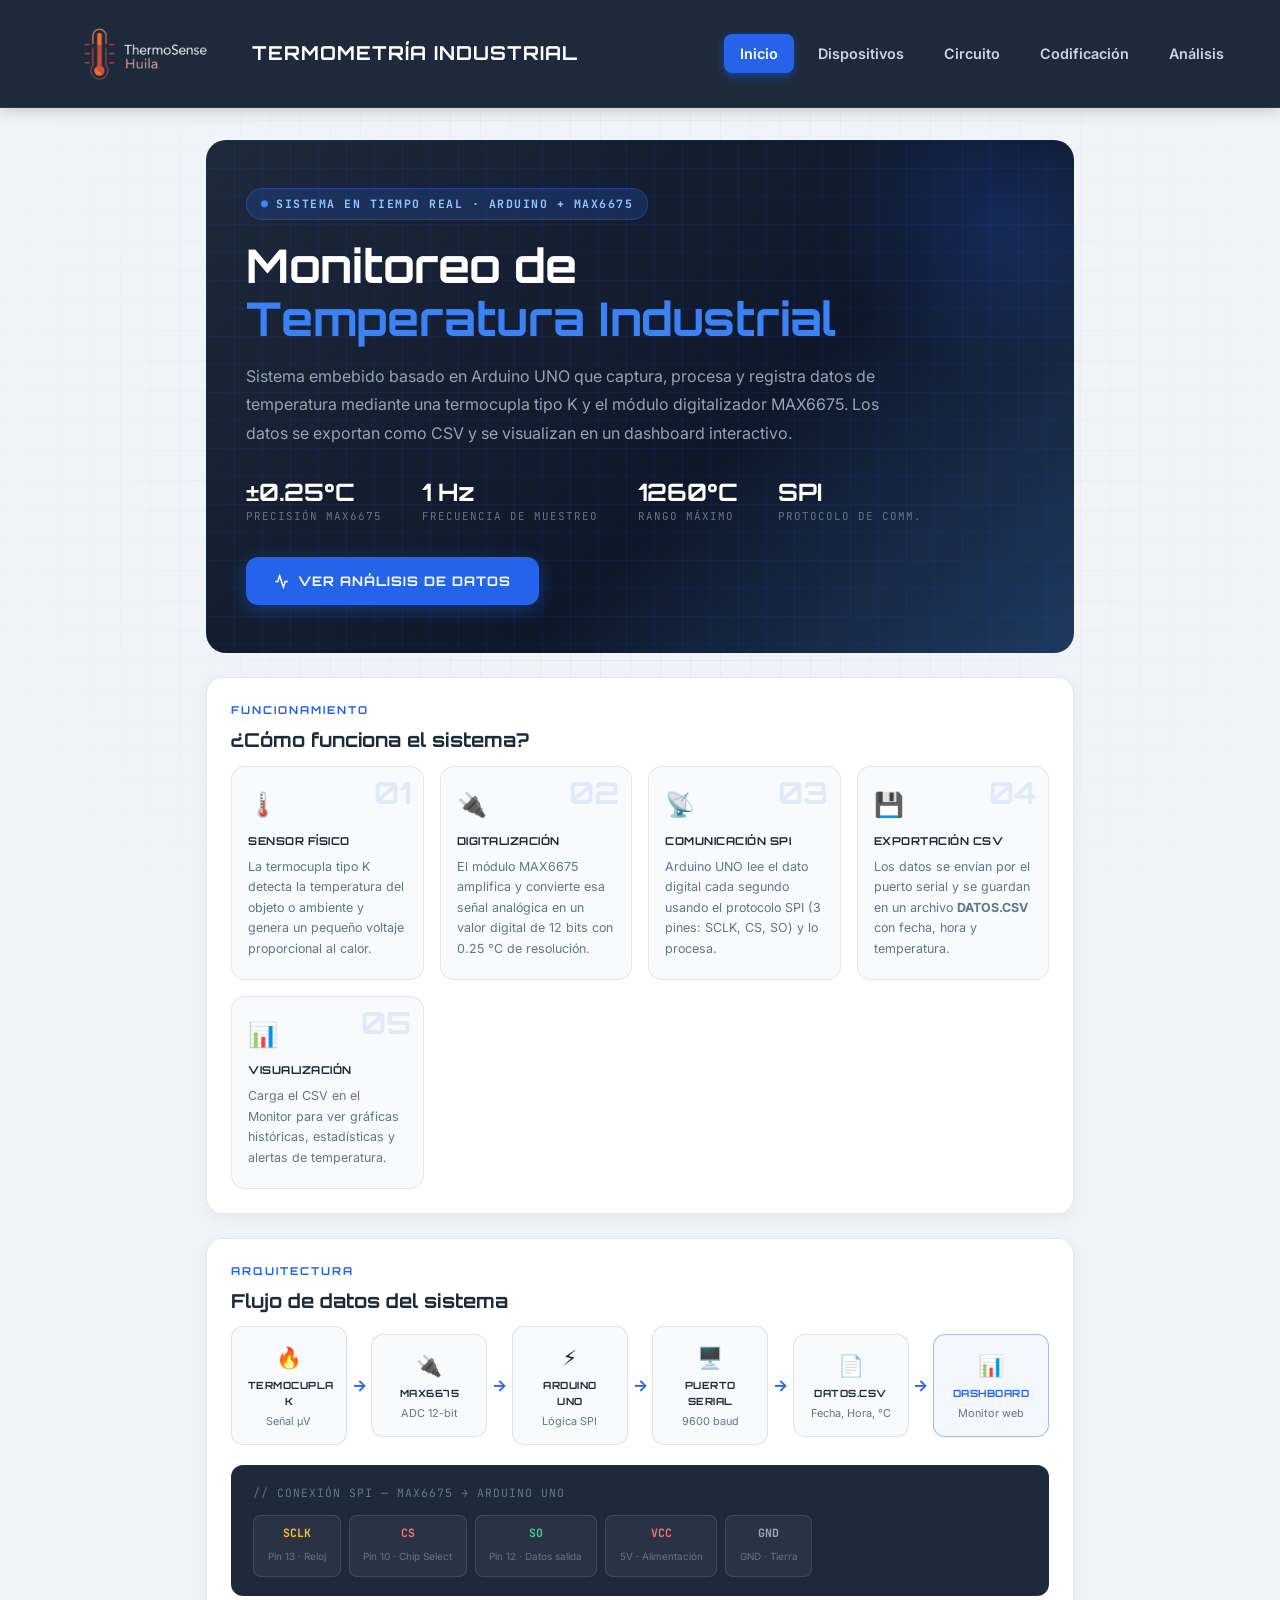
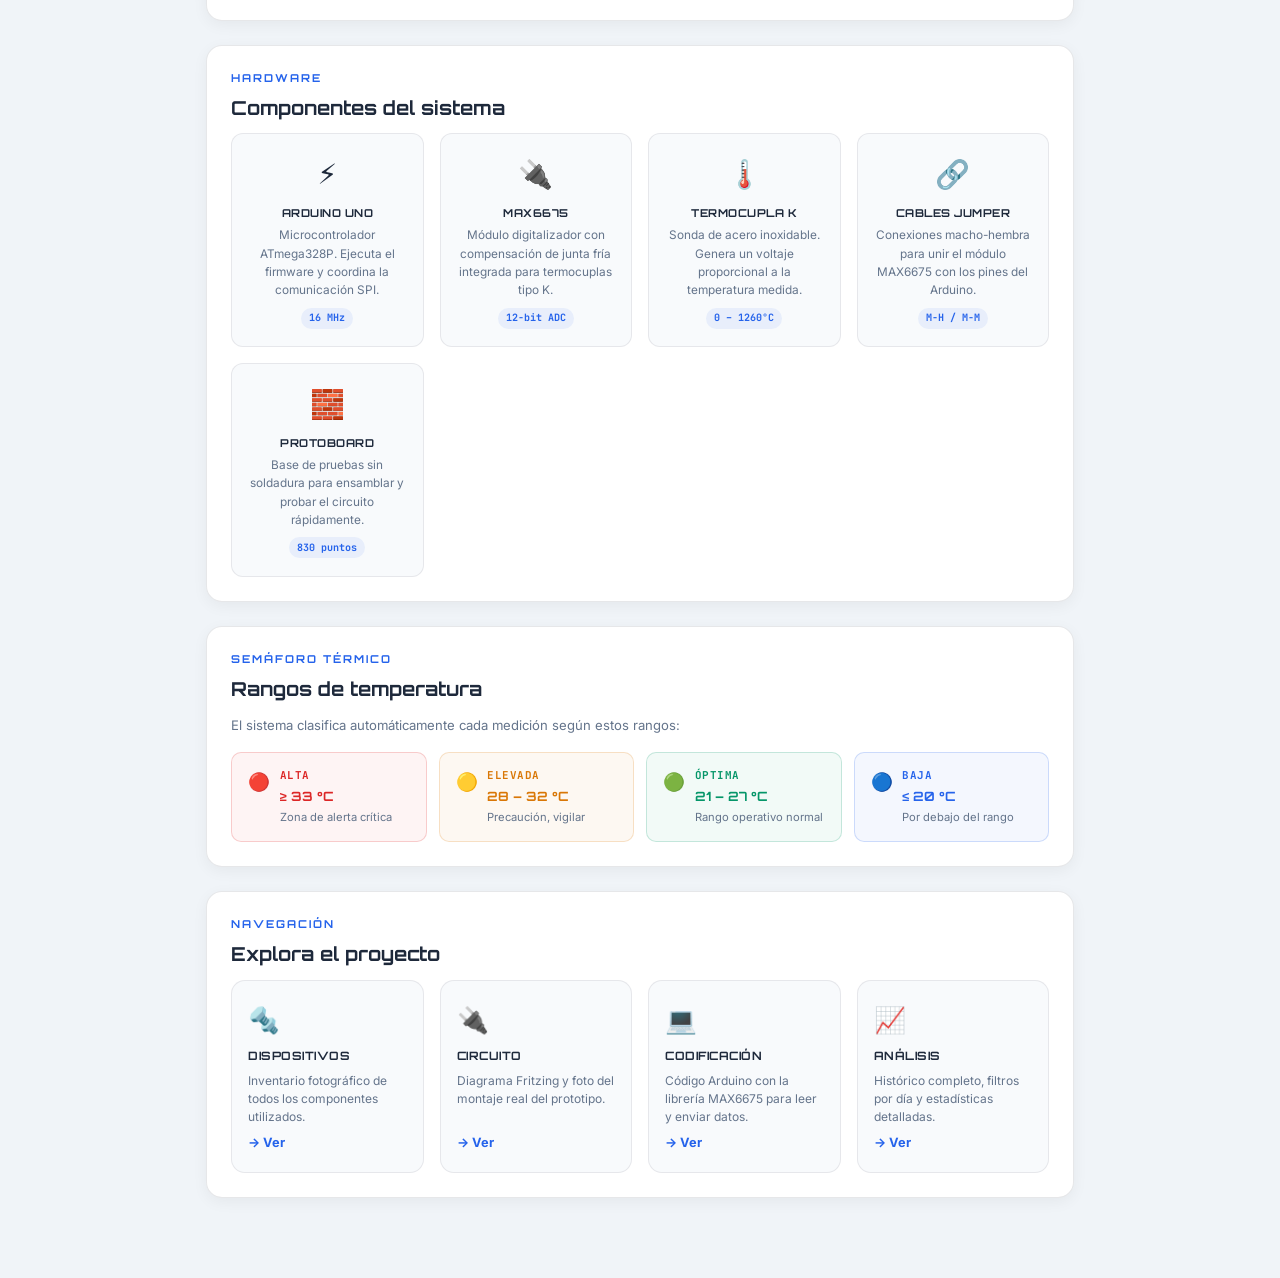
<file: inicio.html>
<!DOCTYPE html>
<html lang="es">
<head>
    <meta charset="UTF-8">
    <meta name="viewport" content="width=device-width, initial-scale=1.0">
    <title>TERMOSENSE - INICIO</title>
    <link rel="stylesheet" href="styles.css">
    <link rel="icon" type="image/png" href="img/LOGUITO.png">
    <link href="https://fonts.googleapis.com/css2?family=Inter:wght@400;600&family=JetBrains+Mono:wght@400;700&family=Orbitron:wght@700&display=swap" rel="stylesheet">
    <style>

        .page-wrap {
            max-width: 900px;
            margin: 2rem auto;
            padding: 0 1rem 3rem;
            display: flex;
            flex-direction: column;
            gap: 1.5rem;
        }

        /* ===== HERO ===== */
        .hero {
            background: linear-gradient(135deg, #1e293b 0%, #0f172a 60%, #1e3a5f 100%);
            border-radius: 20px;
            padding: 3rem 2.5rem;
            position: relative;
            overflow: hidden;
        }
        .hero::before {
            content: '';
            position: absolute; inset: 0;
            background-image:
                linear-gradient(rgba(37,99,235,0.08) 1px, transparent 1px),
                linear-gradient(90deg, rgba(37,99,235,0.08) 1px, transparent 1px);
            background-size: 28px 28px;
        }
        .hero::after {
            content: '';
            position: absolute;
            top: -80px; right: -80px;
            width: 320px; height: 320px;
            background: radial-gradient(circle, rgba(37,99,235,0.22) 0%, transparent 70%);
            pointer-events: none;
        }
        .hero-inner { position: relative; z-index: 1; }

        .hero-badge {
            display: inline-flex;
            align-items: center;
            gap: 7px;
            background: rgba(37,99,235,0.2);
            border: 1px solid rgba(37,99,235,0.4);
            color: #93c5fd;
            font-family: 'JetBrains Mono', monospace;
            font-size: 0.72rem;
            font-weight: 700;
            letter-spacing: 1.5px;
            text-transform: uppercase;
            padding: 0.35rem 0.85rem;
            border-radius: 20px;
            margin-bottom: 1.2rem;
        }
        .hero-badge::before {
            content: '●';
            color: #3b82f6;
            animation: blink 1.5s ease-in-out infinite;
        }
        @keyframes blink { 0%,100%{opacity:1} 50%{opacity:0.3} }

        .hero-title {
            font-family: 'Orbitron', sans-serif;
            font-size: clamp(1.7rem, 4vw, 2.9rem);
            font-weight: 700;
            color: #ffffff;
            line-height: 1.15;
            margin-bottom: 1rem;
        }
        .hero-title span { color: #3b82f6; }

        .hero-desc {
            font-size: 1rem;
            color: #94a3b8;
            max-width: 640px;
            line-height: 1.8;
            margin-bottom: 2rem;
        }

        .hero-stats {
            display: flex;
            gap: 2.5rem;
            flex-wrap: wrap;
            margin-bottom: 2rem;
        }
        .hstat-val {
            font-family: 'Orbitron', sans-serif;
            font-size: 1.5rem;
            color: #ffffff;
            font-weight: 700;
            line-height: 1;
        }
        .hstat-label {
            font-family: 'JetBrains Mono', monospace;
            font-size: 0.68rem;
            color: #64748b;
            text-transform: uppercase;
            letter-spacing: 1px;
            margin-top: 4px;
        }

        .hero-cta {
            display: inline-flex;
            align-items: center;
            gap: 9px;
            background: #2563eb;
            color: #fff;
            text-decoration: none;
            font-family: 'Orbitron', sans-serif;
            font-size: 0.82rem;
            font-weight: 700;
            letter-spacing: 1px;
            padding: 0.85rem 1.75rem;
            border-radius: 12px;
            box-shadow: 0 4px 18px rgba(37,99,235,0.4);
            transition: all 0.2s;
        }
        .hero-cta:hover { background: #1d4ed8; transform: translateY(-2px); }

        /* ===== SECCIONES ===== */
        .seccion-titulo {
            font-family: 'Orbitron', sans-serif;
            font-size: 0.68rem;
            color: #2563eb;
            font-weight: 700;
            letter-spacing: 2px;
            text-transform: uppercase;
            margin-bottom: 0.35rem;
        }
        .seccion-h2 {
            font-family: 'Orbitron', sans-serif;
            font-size: 1.2rem;
            font-weight: 700;
            color: #1e293b;
            margin-bottom: 1.5rem;
        }

        /* ===== PASOS ===== */
        .pasos {
            display: grid;
            grid-template-columns: repeat(auto-fit, minmax(175px, 1fr));
            gap: 1rem;
        }
        .paso {
            background: #f8fafc;
            border: 1px solid rgba(15,23,42,0.08);
            border-radius: 14px;
            padding: 1.2rem 1rem;
            position: relative;
            transition: all 0.25s;
        }
        .paso:hover {
            border-color: rgba(37,99,235,0.3);
            box-shadow: 0 6px 20px rgba(37,99,235,0.08);
            transform: translateY(-3px);
        }
        .paso-num {
            font-family: 'Orbitron', sans-serif;
            font-size: 1.9rem;
            font-weight: 700;
            color: rgba(37,99,235,0.1);
            line-height: 1;
            position: absolute;
            top: 10px; right: 12px;
        }
        .paso-icon { font-size: 1.5rem; margin-bottom: 0.5rem; display: block; }
        .paso h4 {
            font-family: 'Orbitron', sans-serif;
            font-size: 0.68rem;
            font-weight: 700;
            color: #1e293b;
            letter-spacing: 0.5px;
            text-transform: uppercase;
            margin-bottom: 0.4rem;
        }
        .paso p { font-size: 0.78rem; color: #64748b; line-height: 1.65; }

        /* ===== FLUJO ===== */
        .flujo {
            display: flex;
            align-items: center;
            flex-wrap: wrap;
            justify-content: center;
            gap: 0;
        }
        .flujo-item {
            background: #f8fafc;
            border: 1.5px solid rgba(15,23,42,0.1);
            border-radius: 12px;
            padding: 0.85rem 1rem;
            text-align: center;
            flex: 1;
            min-width: 100px;
            max-width: 140px;
        }
        .flujo-item-icon { font-size: 1.3rem; display: block; margin-bottom: 4px; }
        .flujo-item-name {
            font-family: 'Orbitron', sans-serif;
            font-size: 0.62rem;
            font-weight: 700;
            color: #1e293b;
            text-transform: uppercase;
            letter-spacing: 0.5px;
        }
        .flujo-item-desc { font-size: 0.68rem; color: #64748b; margin-top: 3px; }
        .flujo-arrow { font-size: 1rem; color: #2563eb; padding: 0 0.3rem; flex-shrink: 0; font-weight: 700; }

        /* ===== PINES SPI ===== */
        .spi-wrap {
            background: #1e293b;
            border-radius: 12px;
            padding: 1.2rem 1.4rem;
            margin-top: 1.25rem;
        }
        .spi-title {
            font-family: 'JetBrains Mono', monospace;
            font-size: 0.72rem;
            color: #64748b;
            margin-bottom: 0.75rem;
            text-transform: uppercase;
            letter-spacing: 1px;
        }
        .spi-pins { display: flex; flex-wrap: wrap; gap: 0.5rem; }
        .spi-pin {
            background: rgba(255,255,255,0.05);
            border: 1px solid rgba(255,255,255,0.1);
            border-radius: 8px;
            padding: 0.5rem 0.85rem;
            text-align: center;
        }
        .spi-pin-name { font-family: 'JetBrains Mono', monospace; font-size: 0.72rem; font-weight: 700; display: block; }
        .spi-pin-desc { font-size: 0.62rem; color: #64748b; }
        .pin-sclk { color: #fbbf24; }
        .pin-cs   { color: #f87171; }
        .pin-so   { color: #34d399; }
        .pin-vcc  { color: #f87171; }
        .pin-gnd  { color: #94a3b8; }

        /* ===== COMPONENTES ===== */
        .comp-grid {
            display: grid;
            grid-template-columns: repeat(auto-fit, minmax(155px, 1fr));
            gap: 1rem;
        }
        .comp-card {
            background: #f8fafc;
            border: 1px solid rgba(15,23,42,0.08);
            border-radius: 12px;
            padding: 1.1rem 0.9rem;
            text-align: center;
            transition: all 0.25s;
        }
        .comp-card:hover {
            border-color: rgba(37,99,235,0.3);
            transform: translateY(-3px);
            box-shadow: 0 8px 20px rgba(37,99,235,0.08);
        }
        .comp-icon { font-size: 1.75rem; display: block; margin-bottom: 0.5rem; }
        .comp-name {
            font-family: 'Orbitron', sans-serif;
            font-size: 0.68rem;
            font-weight: 700;
            color: #1e293b;
            letter-spacing: 0.5px;
            text-transform: uppercase;
            margin-bottom: 0.25rem;
        }
        .comp-desc { font-size: 0.74rem; color: #64748b; line-height: 1.55; }
        .comp-tag {
            display: inline-block;
            background: rgba(37,99,235,0.08);
            color: #2563eb;
            font-family: 'JetBrains Mono', monospace;
            font-size: 0.63rem;
            font-weight: 700;
            padding: 0.15rem 0.5rem;
            border-radius: 20px;
            margin-top: 0.5rem;
        }

        /* ===== RANGOS ===== */
        .rangos-wrap {
            display: grid;
            grid-template-columns: repeat(auto-fit, minmax(140px, 1fr));
            gap: 0.75rem;
        }
        .rango-item {
            border-radius: 10px;
            padding: 0.9rem 1rem;
            border: 1px solid;
            display: flex;
            align-items: flex-start;
            gap: 0.6rem;
        }
        .ri-icon { font-size: 1.1rem; margin-top: 1px; flex-shrink: 0; }
        .ri-label { font-family: 'JetBrains Mono', monospace; font-size: 0.68rem; font-weight: 700; text-transform: uppercase; letter-spacing: 0.5px; }
        .ri-temp  { font-family: 'Orbitron', sans-serif; font-size: 0.8rem; font-weight: 700; margin-top: 2px; }
        .ri-desc  { font-size: 0.7rem; color: #64748b; margin-top: 2px; }

        .rango-alto { background: rgba(220,38,38,0.05);  border-color: rgba(220,38,38,0.2); }
        .rango-elev { background: rgba(217,119,6,0.05);  border-color: rgba(217,119,6,0.2); }
        .rango-opt  { background: rgba(5,150,105,0.05);  border-color: rgba(5,150,105,0.2); }
        .rango-bajo { background: rgba(37,99,235,0.05);  border-color: rgba(37,99,235,0.2); }

        /* ===== NAV CARDS ===== */
        .nav-cards {
            display: grid;
            grid-template-columns: repeat(auto-fit, minmax(170px, 1fr));
            gap: 1rem;
        }
        .nav-card {
            display: flex;
            flex-direction: column;
            gap: 0.4rem;
            background: #f8fafc;
            border: 1.5px solid rgba(15,23,42,0.08);
            border-radius: 14px;
            padding: 1.2rem 1rem;
            text-decoration: none;
            transition: all 0.25s;
        }
        .nav-card:hover {
            border-color: #2563eb;
            box-shadow: 0 6px 20px rgba(37,99,235,0.1);
            transform: translateY(-3px);
        }
        .nav-card-icon { font-size: 1.6rem; }
        .nav-card-title {
            font-family: 'Orbitron', sans-serif;
            font-size: 0.72rem;
            font-weight: 700;
            color: #1e293b;
            text-transform: uppercase;
            letter-spacing: 0.5px;
        }
        .nav-card-desc { font-size: 0.75rem; color: #64748b; line-height: 1.5; }
        .nav-card-arrow { font-size: 0.8rem; color: #2563eb; font-weight: 700; margin-top: auto; }

        @media (max-width: 600px) {
            .hero { padding: 2rem 1.25rem; }
            .hero-stats { gap: 1.5rem; }
            .flujo-item { min-width: 75px; padding: 0.65rem 0.4rem; }
        }
    </style>
</head>
<body>
    <div class="background-grid"></div>

    <header class="main-header">
        <div class="header-content">
            <div class="logo-section">
                <img src="img/LOGO2.png" alt="TermosenseLogo" class="header-logo">
                <h1 class="site-title">TERMOMETRÍA INDUSTRIAL</h1>
            </div>
            <nav class="main-nav">
                <a href="inicio.html"       class="nav-link active">Inicio</a>
                <a href="dispositivos.html" class="nav-link">Dispositivos</a>
                <a href="circuito.html"     class="nav-link">Circuito</a>
                <a href="codificacion.html" class="nav-link">Codificación</a>
                <a href="analisis.html"     class="nav-link">Análisis</a>
            </nav>
        </div>
    </header>

    <div class="page-wrap">

        <!-- HERO -->
        <div class="hero">
            <div class="hero-inner">
                <div class="hero-badge">Sistema en tiempo real · Arduino + MAX6675</div>
                <h1 class="hero-title">
                    Monitoreo de<br>
                    <span>Temperatura Industrial</span>
                </h1>
                <p class="hero-desc">
                    Sistema embebido basado en Arduino UNO que captura, procesa y registra datos de temperatura mediante una termocupla tipo K y el módulo digitalizador MAX6675. Los datos se exportan como CSV y se visualizan en un dashboard interactivo.
                </p>
                <div class="hero-stats">
                    <div class="hstat">
                        <div class="hstat-val">±0.25°C</div>
                        <div class="hstat-label">Precisión MAX6675</div>
                    </div>
                    <div class="hstat">
                        <div class="hstat-val">1 Hz</div>
                        <div class="hstat-label">Frecuencia de muestreo</div>
                    </div>
                    <div class="hstat">
                        <div class="hstat-val">1260°C</div>
                        <div class="hstat-label">Rango máximo</div>
                    </div>
                    <div class="hstat">
                        <div class="hstat-val">SPI</div>
                        <div class="hstat-label">Protocolo de comm.</div>
                    </div>
                </div>
                <a href="analisis.html" class="hero-cta">
                    <svg width="15" height="15" viewBox="0 0 24 24" fill="none" stroke="currentColor" stroke-width="2.5"><polyline points="22 12 18 12 15 21 9 3 6 12 2 12"/></svg>
                    VER ANÁLISIS DE DATOS
                </a>
            </div>
        </div>

        <!-- CÓMO FUNCIONA -->
        <div class="card">
            <p class="seccion-titulo">Funcionamiento</p>
            <h2 class="seccion-h2">¿Cómo funciona el sistema?</h2>
            <div class="pasos">
                <div class="paso">
                    <span class="paso-num">01</span>
                    <span class="paso-icon">🌡️</span>
                    <h4>Sensor físico</h4>
                    <p>La termocupla tipo K detecta la temperatura del objeto o ambiente y genera un pequeño voltaje proporcional al calor.</p>
                </div>
                <div class="paso">
                    <span class="paso-num">02</span>
                    <span class="paso-icon">🔌</span>
                    <h4>Digitalización</h4>
                    <p>El módulo MAX6675 amplifica y convierte esa señal analógica en un valor digital de 12 bits con 0.25 °C de resolución.</p>
                </div>
                <div class="paso">
                    <span class="paso-num">03</span>
                    <span class="paso-icon">📡</span>
                    <h4>Comunicación SPI</h4>
                    <p>Arduino UNO lee el dato digital cada segundo usando el protocolo SPI (3 pines: SCLK, CS, SO) y lo procesa.</p>
                </div>
                <div class="paso">
                    <span class="paso-num">04</span>
                    <span class="paso-icon">💾</span>
                    <h4>Exportación CSV</h4>
                    <p>Los datos se envían por el puerto serial y se guardan en un archivo <strong>DATOS.CSV</strong> con fecha, hora y temperatura.</p>
                </div>
                <div class="paso">
                    <span class="paso-num">05</span>
                    <span class="paso-icon">📊</span>
                    <h4>Visualización</h4>
                    <p>Carga el CSV en el Monitor para ver gráficas históricas, estadísticas y alertas de temperatura.</p>
                </div>
            </div>
        </div>

        <!-- FLUJO DE DATOS -->
        <div class="card">
            <p class="seccion-titulo">Arquitectura</p>
            <h2 class="seccion-h2">Flujo de datos del sistema</h2>

            <div class="flujo">
                <div class="flujo-item">
                    <span class="flujo-item-icon">🔥</span>
                    <div class="flujo-item-name">Termocupla K</div>
                    <div class="flujo-item-desc">Señal µV</div>
                </div>
                <div class="flujo-arrow">→</div>
                <div class="flujo-item">
                    <span class="flujo-item-icon">🔌</span>
                    <div class="flujo-item-name">MAX6675</div>
                    <div class="flujo-item-desc">ADC 12-bit</div>
                </div>
                <div class="flujo-arrow">→</div>
                <div class="flujo-item">
                    <span class="flujo-item-icon">⚡</span>
                    <div class="flujo-item-name">Arduino UNO</div>
                    <div class="flujo-item-desc">Lógica SPI</div>
                </div>
                <div class="flujo-arrow">→</div>
                <div class="flujo-item">
                    <span class="flujo-item-icon">🖥️</span>
                    <div class="flujo-item-name">Puerto Serial</div>
                    <div class="flujo-item-desc">9600 baud</div>
                </div>
                <div class="flujo-arrow">→</div>
                <div class="flujo-item">
                    <span class="flujo-item-icon">📄</span>
                    <div class="flujo-item-name">DATOS.CSV</div>
                    <div class="flujo-item-desc">Fecha, Hora, °C</div>
                </div>
                <div class="flujo-arrow">→</div>
                <div class="flujo-item" style="border-color:rgba(37,99,235,0.4);background:rgba(37,99,235,0.05);">
                    <span class="flujo-item-icon">📊</span>
                    <div class="flujo-item-name" style="color:#2563eb;">Dashboard</div>
                    <div class="flujo-item-desc">Monitor web</div>
                </div>
            </div>

            <div class="spi-wrap">
                <div class="spi-title">// Conexión SPI — MAX6675 → Arduino UNO</div>
                <div class="spi-pins">
                    <div class="spi-pin">
                        <span class="spi-pin-name pin-sclk">SCLK</span>
                        <span class="spi-pin-desc">Pin 13 · Reloj</span>
                    </div>
                    <div class="spi-pin">
                        <span class="spi-pin-name pin-cs">CS</span>
                        <span class="spi-pin-desc">Pin 10 · Chip Select</span>
                    </div>
                    <div class="spi-pin">
                        <span class="spi-pin-name pin-so">SO</span>
                        <span class="spi-pin-desc">Pin 12 · Datos salida</span>
                    </div>
                    <div class="spi-pin">
                        <span class="spi-pin-name pin-vcc">VCC</span>
                        <span class="spi-pin-desc">5V · Alimentación</span>
                    </div>
                    <div class="spi-pin">
                        <span class="spi-pin-name pin-gnd">GND</span>
                        <span class="spi-pin-desc">GND · Tierra</span>
                    </div>
                </div>
            </div>
        </div>

        <!-- COMPONENTES -->
        <div class="card">
            <p class="seccion-titulo">Hardware</p>
            <h2 class="seccion-h2">Componentes del sistema</h2>
            <div class="comp-grid">
                <div class="comp-card">
                    <span class="comp-icon">⚡</span>
                    <div class="comp-name">Arduino UNO</div>
                    <div class="comp-desc">Microcontrolador ATmega328P. Ejecuta el firmware y coordina la comunicación SPI.</div>
                    <span class="comp-tag">16 MHz</span>
                </div>
                <div class="comp-card">
                    <span class="comp-icon">🔌</span>
                    <div class="comp-name">MAX6675</div>
                    <div class="comp-desc">Módulo digitalizador con compensación de junta fría integrada para termocuplas tipo K.</div>
                    <span class="comp-tag">12-bit ADC</span>
                </div>
                <div class="comp-card">
                    <span class="comp-icon">🌡️</span>
                    <div class="comp-name">Termocupla K</div>
                    <div class="comp-desc">Sonda de acero inoxidable. Genera un voltaje proporcional a la temperatura medida.</div>
                    <span class="comp-tag">0 – 1260°C</span>
                </div>
                <div class="comp-card">
                    <span class="comp-icon">🔗</span>
                    <div class="comp-name">Cables Jumper</div>
                    <div class="comp-desc">Conexiones macho-hembra para unir el módulo MAX6675 con los pines del Arduino.</div>
                    <span class="comp-tag">M-H / M-M</span>
                </div>
                <div class="comp-card">
                    <span class="comp-icon">🧱</span>
                    <div class="comp-name">Protoboard</div>
                    <div class="comp-desc">Base de pruebas sin soldadura para ensamblar y probar el circuito rápidamente.</div>
                    <span class="comp-tag">830 puntos</span>
                </div>
            </div>
        </div>

        <!-- RANGOS -->
        <div class="card">
            <p class="seccion-titulo">Semáforo térmico</p>
            <h2 class="seccion-h2">Rangos de temperatura</h2>
            <p style="font-size:0.82rem;color:#64748b;margin-bottom:1rem;">El sistema clasifica automáticamente cada medición según estos rangos:</p>
            <div class="rangos-wrap">
                <div class="rango-item rango-alto">
                    <span class="ri-icon">🔴</span>
                    <div>
                        <div class="ri-label" style="color:#dc2626;">Alta</div>
                        <div class="ri-temp" style="color:#dc2626;">≥ 33 °C</div>
                        <div class="ri-desc">Zona de alerta crítica</div>
                    </div>
                </div>
                <div class="rango-item rango-elev">
                    <span class="ri-icon">🟡</span>
                    <div>
                        <div class="ri-label" style="color:#d97706;">Elevada</div>
                        <div class="ri-temp" style="color:#d97706;">28 – 32 °C</div>
                        <div class="ri-desc">Precaución, vigilar</div>
                    </div>
                </div>
                <div class="rango-item rango-opt">
                    <span class="ri-icon">🟢</span>
                    <div>
                        <div class="ri-label" style="color:#059669;">Óptima</div>
                        <div class="ri-temp" style="color:#059669;">21 – 27 °C</div>
                        <div class="ri-desc">Rango operativo normal</div>
                    </div>
                </div>
                <div class="rango-item rango-bajo">
                    <span class="ri-icon">🔵</span>
                    <div>
                        <div class="ri-label" style="color:#2563eb;">Baja</div>
                        <div class="ri-temp" style="color:#2563eb;">≤ 20 °C</div>
                        <div class="ri-desc">Por debajo del rango</div>
                    </div>
                </div>
            </div>
        </div>

        <!-- EXPLORA EL SITIO -->
        <div class="card">
            <p class="seccion-titulo">Navegación</p>
            <h2 class="seccion-h2">Explora el proyecto</h2>
            <div class="nav-cards">
                <a href="dispositivos.html" class="nav-card">
                    <span class="nav-card-icon">🔩</span>
                    <div class="nav-card-title">Dispositivos</div>
                    <div class="nav-card-desc">Inventario fotográfico de todos los componentes utilizados.</div>
                    <span class="nav-card-arrow">→ Ver</span>
                </a>
                <a href="circuito.html" class="nav-card">
                    <span class="nav-card-icon">🔌</span>
                    <div class="nav-card-title">Circuito</div>
                    <div class="nav-card-desc">Diagrama Fritzing y foto del montaje real del prototipo.</div>
                    <span class="nav-card-arrow">→ Ver</span>
                </a>
                <a href="codificacion.html" class="nav-card">
                    <span class="nav-card-icon">💻</span>
                    <div class="nav-card-title">Codificación</div>
                    <div class="nav-card-desc">Código Arduino con la librería MAX6675 para leer y enviar datos.</div>
                    <span class="nav-card-arrow">→ Ver</span>
                </a>
                <a href="analisis.html" class="nav-card">
                    <span class="nav-card-icon">📈</span>
                    <div class="nav-card-title">Análisis</div>
                    <div class="nav-card-desc">Histórico completo, filtros por día y estadísticas detalladas.</div>
                    <span class="nav-card-arrow">→ Ver</span>
                </a>
            </div>
        </div>

    </div><!-- /page-wrap -->
</body>
</html>
</file>
<file: styles.css>
/* --- TEMA CLARO Y MODERNO (Clean Dashboard) --- */
:root {
    --bg-primary: #f0f4f8;       /* Fondo general gris azulado muy suave */
    --bg-secondary: #ffffff;     /* Blanco puro para las tarjetas */
    --bg-glass: rgba(255, 255, 255, 0.85); /* Cristal claro para el menú */
    --accent-primary: #2563eb;   /* Azul corporativo fuerte */
    --accent-glow: rgba(37, 99, 235, 0.15); /* Brillo sutil */
    --accent-success: #059669;   /* Verde oscuro (legible en blanco) */
    --accent-alert: #dc2626;     /* Rojo alerta */
    --text-primary: #1e293b;     /* Gris muy oscuro para títulos */
    --text-secondary: #64748b;   /* Gris medio para textos/subtítulos */
    --border-color: rgba(15, 23, 42, 0.1); /* Bordes sutiles grises */
    --font-mono: 'JetBrains Mono', monospace;
    --shadow-sm: 0 4px 15px rgba(0, 0, 0, 0.05); /* Sombra elegante */
    --transition: all 0.3s cubic-bezier(0.4, 0, 0.2, 1);
}

* { box-sizing: border-box; margin: 0; padding: 0; }

body {
    background-color: var(--bg-primary);
    color: var(--text-primary);
    font-family: 'Inter', system-ui, sans-serif;
    overflow-x: hidden;
    line-height: 1.6;
}

/* --- FONDO TÉCNICO SUTIL --- */
.background-grid {
    position: fixed; inset: 0;
    background-image: 
        linear-gradient(var(--border-color) 1px, transparent 1px),
        linear-gradient(90deg, var(--border-color) 1px, transparent 1px);
    background-size: 30px 30px;
    opacity: 0.5; /* Más visible en tema claro */
    z-index: -1;
    mask-image: radial-gradient(circle at center, black, transparent 90%);
    -webkit-mask-image: radial-gradient(circle at center, black, transparent 90%);
}

/* --- HEADER Y NAVEGACIÓN --- */
.main-header {
    background-color: #1e293b;
    backdrop-filter: blur(12px);
    -webkit-backdrop-filter: blur(12px);
    border-bottom: 1px solid rgba(255,255,255,0.08);
    padding: 1rem;
    position: sticky;
    top: 0;
    z-index: 1000;
    box-shadow: 0 2px 15px rgba(0,0,0,0.2);
}

.header-content {
    display: flex;
    justify-content: space-between;
    align-items: center;
    max-width: 1200px;
    max-height: 75px;
    margin: 0 auto;
}

.logo-section {
    display: flex;
    align-items: center;
    gap: 12px;
}

.site-logo {
    width: 40px;
    height: 40px;
    object-fit: contain;
    transition: var(--transition);
}

.site-title {
    font-family: 'Orbitron', sans-serif;
    font-size: 1.2rem;
    font-weight: 700;
    color: #ffffff;
    letter-spacing: 1px;
}

/* Menú para Desktop */
.main-nav { 
    display: flex; 
    gap: 0.5rem; 
}

.nav-link {
    color: #cbd5e1;
    text-decoration: none;
    font-weight: 600;
    font-size: 0.9rem;
    padding: 0.5rem 1rem;
    border-radius: 8px;
    transition: var(--transition);
}

.nav-link:hover {
    background: rgba(37, 99, 235, 0.25);
    color: #ffffff;
}

.nav-link.active {
    background: var(--accent-primary);
    color: white;
    box-shadow: 0 4px 10px rgba(37,99,235,0.45);
}

/* --- DASHBOARD LAYOUT --- */
.dashboard-container {
    display: grid;
    grid-template-columns: 1fr 320px;
    gap: 1.5rem;
    max-width: 1200px;
    margin: 2rem auto;
    padding: 0 1rem;
}

.card, .card-mini {
    background: var(--bg-secondary);
    border: 1px solid var(--border-color);
    border-radius: 16px;
    padding: 1.5rem;
    box-shadow: var(--shadow-sm);
    animation: fadeIn 0.6s ease-out;
}

.card-mini { margin-bottom: 1rem; }

.card-mini h3, .card h2 {
    color: var(--text-primary);
    margin-bottom: 10px;
}

/* --- DISPLAY DE TEMPERATURA --- */
.temp-display {
    font-family: 'Orbitron', sans-serif;
    font-size: clamp(3rem, 10vw, 5rem);
    text-align: center;
    color: var(--accent-primary);
    margin: 1.5rem 0;
    font-weight: 700;
}

.status-badge {
    text-align: center;
    font-family: var(--font-mono);
    font-size: 0.85rem;
    font-weight: bold;
    text-transform: uppercase;
    letter-spacing: 1px;
    padding: 0.5rem 1rem;
    border-radius: 20px;
    background: var(--bg-primary);
    border: 1px solid var(--border-color);
    width: fit-content;
    margin: 0 auto 2rem;
}

/* --- GRÁFICAS Y CÓDIGO --- */
.graph-wrapper, .img-container-tech {
    background: var(--bg-primary);
    border: 1px dashed var(--border-color);
    border-radius: 12px;
    padding: 15px;
}

canvas {
    width: 100% !important;
    height: 250px;
}

pre {
    background: #1e293b; /* Fondo oscuro solo para el código */
    color: #e2e8f0;
    padding: 15px;
    border-radius: 8px;
    overflow-x: auto;
    font-family: var(--font-mono);
    font-size: 0.9rem;
}

/* --- IMÁGENES TECH --- */
.item-tech { text-align: center; }

.item-tech img {
    width: 100%;
    height: 140px;
    object-fit: contain;
    transition: var(--transition);
}

.item-tech:hover img {
    transform: translateY(-8px) scale(1.05);
    filter: drop-shadow(0 10px 15px rgba(0,0,0,0.1));
}

/* --- TABLAS --- */
.data-table-container {
    overflow-x: auto;
}

.data-table {
    width: 100%;
    border-collapse: collapse;
    margin-top: 15px;
}

.data-table th {
    background: var(--bg-primary);
    color: var(--text-secondary);
    text-transform: uppercase;
    font-size: 0.75rem;
    padding: 1rem;
    text-align: left;
    border-bottom: 2px solid var(--border-color);
}

.data-table td {
    padding: 1rem;
    border-bottom: 1px solid var(--border-color);
    font-size: 0.9rem;
}

.header-logo {
    width: 200px;      /* Ancho fijo */
    height: auto;       /* Mantiene la proporción original para que no se vea estirada */
    border-radius: 8px; /* Opcional: bordes redondeados */
    object-fit: contain; /* Asegura que la imagen se ajuste bien si defines un alto fijo */
}

/* --- RESPONSIVO Y MENÚ MÓVIL --- */
</file>
